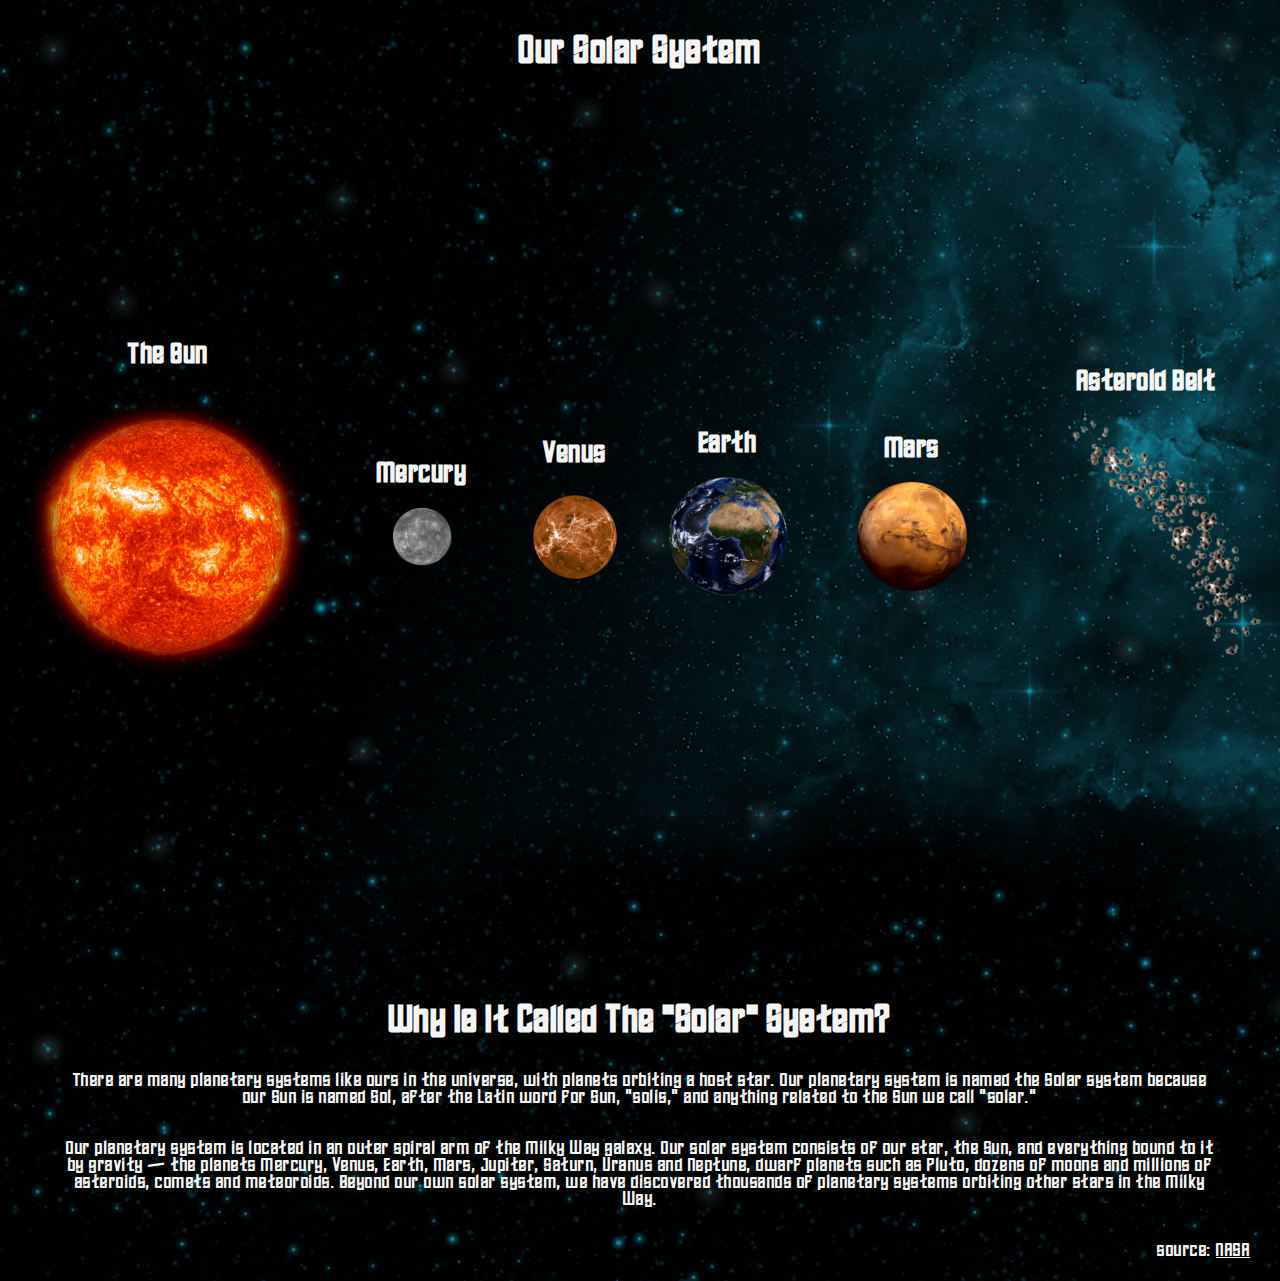
<file: index.html>
<!DOCTYPE html>
<html lang="en">
<head>
    <meta charset="UTF-8">
    <title>Planets</title>
    <link rel="stylesheet" href="style.css">
    <link rel="stylesheet" href="assets/Webfontkit/stylesheet.css">
</head>
<body>
    <h1>Our Solar System</h1>
    <div class="container">
        <div class="planets">
            <h2 class="text">The Sun</h2>
            <img class="sun-img" src="img/sun.png" alt="The Sun">
            <p class="sun-description">The Sun is bright</p>
        </div>
        <div class="planets">
            <h2 class="text">Mercury</h2>
            <img class="mercury-img" src="img/mercury.png" alt="Planet Mercury">
            <p class="mercury-description">Mercury is hellish</p>
        </div>
        <div class="planets">
            <h2 class="text">Venus</h2>
            <img class="venus-img" src="img/venus.png" alt="Planet Venus">
            <p class="venus-description">Venus is hot</p>
        </div>
        <div class="planets">
            <h2 class="text">Earth</h2>
            <img class="earth-img" src="img/earth.png" alt="Planet Earth">
            <p class="earth-description">Earth is our home</p>
        </div>
        <div class="planets">
            <h2 class="text">Mars</h2>
            <img class="mars-img" src="img/mars.png" alt="Planet Mars">
            <p class="mars-description">Mars will be our home</p>
        </div>
        <div class="planets">
            <h2 class="text">Asteroid Belt</h2>
            <img class="asteroids-img" src="img/asteroid-belt.png" alt="Asteroid Belt">
            <p class="asteroids-description">These flying rocks...</p>
        </div>
    </div>
    
    <main>
        <article>
<h1>Why Is It Called The "Solar" System?</h1>
<p>There are many planetary systems like ours in the universe, with planets orbiting a host star. Our planetary system is named the Solar system because our Sun is named Sol, after the Latin word for Sun, "solis," and anything related to the Sun we call "solar."</p>
<p>Our planetary system is located in an outer spiral arm of the Milky Way galaxy. Our solar system consists of our star, the Sun, and everything bound to it by gravity — the planets Mercury, Venus, Earth, Mars, Jupiter, Saturn, Uranus and Neptune, dwarf planets such as Pluto, dozens of moons and millions of asteroids, comets and meteoroids. Beyond our own solar system, we have discovered thousands of planetary systems orbiting other stars in the Milky Way.</p>
        </article>
    </main>
    
    <footer>
        source: <a href="https://solarsystem.nasa.gov/solar-system/our-solar-system/overview/">NASA</a>
    </footer>
    
    
    
    <script src="main.js"></script>
</body>
</html>
</file>
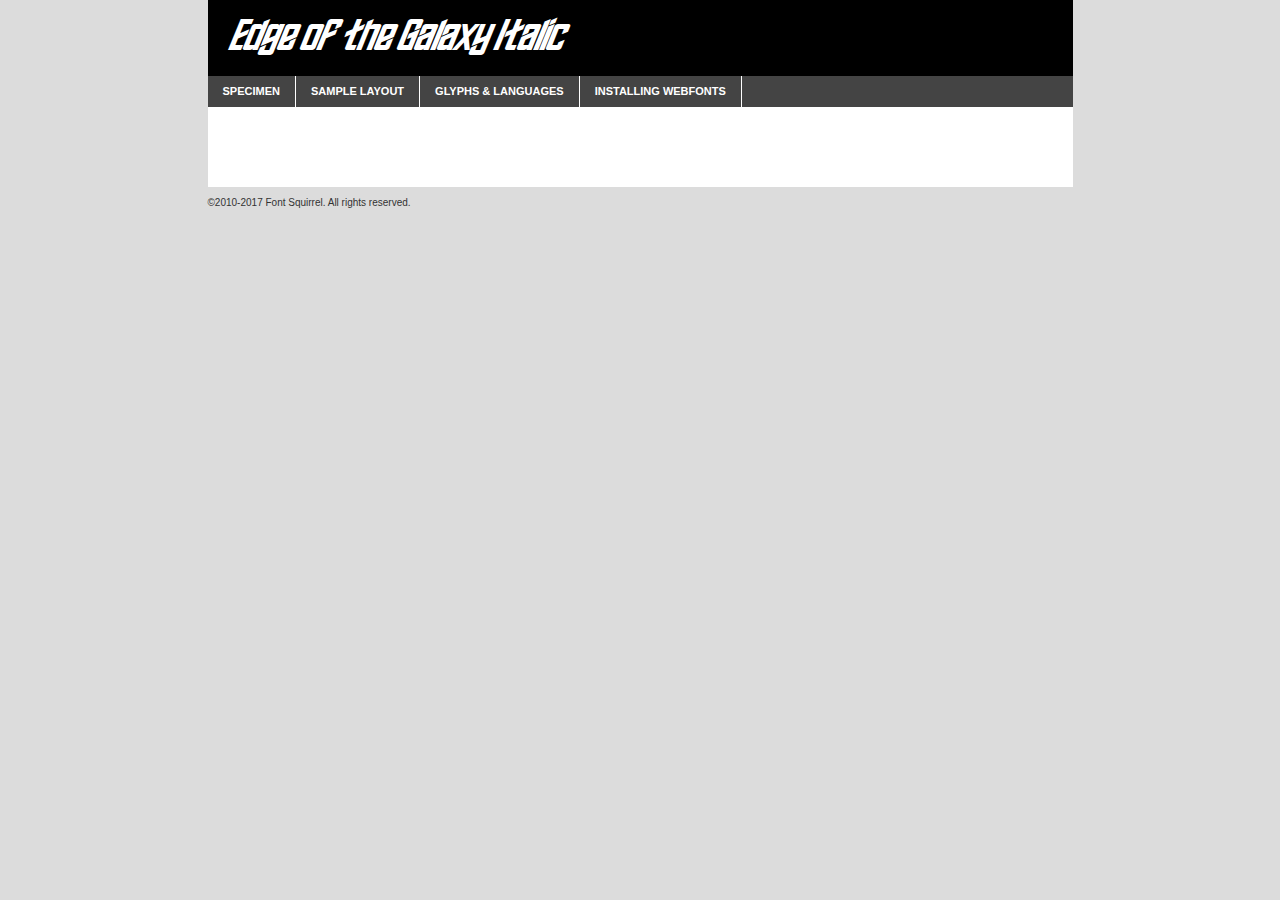
<file: assets/Webfontkit/edgeofthegalaxyitalic-zvjb3-demo.html>
<!DOCTYPE html PUBLIC "-//W3C//DTD XHTML 1.0 Transitional//EN"
	"http://www.w3.org/TR/xhtml1/DTD/xhtml1-transitional.dtd">

<html xmlns="http://www.w3.org/1999/xhtml" xml:lang="en" lang="en">
<head>
	<meta http-equiv="Content-Type" content="text/html; charset=utf-8" />
	<script src="http://ajax.googleapis.com/ajax/libs/jquery/1.7.2/jquery.min.js" type="text/javascript" charset="utf-8"></script>
	<script type="text/javascript">
	(function($){$.fn.easyTabs=function(option){var param=jQuery.extend({fadeSpeed:"fast",defaultContent:1,activeClass:'active'},option);$(this).each(function(){var thisId="#"+this.id;if(param.defaultContent==''){param.defaultContent=1;}
	if(typeof param.defaultContent=="number")
	{var defaultTab=$(thisId+" .tabs li:eq("+(param.defaultContent-1)+") a").attr('href').substr(1);}else{var defaultTab=param.defaultContent;}
	$(thisId+" .tabs li a").each(function(){var tabToHide=$(this).attr('href').substr(1);$("#"+tabToHide).addClass('easytabs-tab-content');});hideAll();changeContent(defaultTab);function hideAll(){$(thisId+" .easytabs-tab-content").hide();}
	function changeContent(tabId){hideAll();$(thisId+" .tabs li").removeClass(param.activeClass);$(thisId+" .tabs li a[href=#"+tabId+"]").closest('li').addClass(param.activeClass);if(param.fadeSpeed!="none")
	{$(thisId+" #"+tabId).fadeIn(param.fadeSpeed);}else{$(thisId+" #"+tabId).show();}}
	$(thisId+" .tabs li").click(function(){var tabId=$(this).find('a').attr('href').substr(1);changeContent(tabId);return false;});});}})(jQuery);
	</script>
	<link rel="stylesheet" href="specimen_files/specimen_stylesheet.css" type="text/css" charset="utf-8" />
	<link rel="stylesheet" href="stylesheet.css" type="text/css" charset="utf-8" />

	<style type="text/css">
					body{
				font-family: 'edge_of_the_galaxyitalic';
							}
		</style>

	<title>Edge of the Galaxy Italic Specimen</title>
	
	
	<script type="text/javascript" charset="utf-8">
		$(document).ready(function() {
			$('#container').easyTabs({defaultContent:1});
		});
	</script>
</head>

<body>
<div id="container">
	<div id="header">
		Edge of the Galaxy Italic	</div>
	<ul class="tabs">
		<li><a href="#specimen">Specimen</a></li>
		<li><a href="#layout">Sample Layout</a></li>
				<li><a href="#glyphs">Glyphs &amp; Languages</a></li>
		<li><a href="#installing">Installing Webfonts</a></li>
		
	</ul>
	
	<div id="main_content">

		
			<div id="specimen">
		
				<div class="section">
					<div class="grid12 firstcol">
						<div class="huge">AaBb</div>
					</div>
				</div>
		
				<div class="section">
					<div class="glyph_range">A&#x200B;B&#x200b;C&#x200b;D&#x200b;E&#x200b;F&#x200b;G&#x200b;H&#x200b;I&#x200b;J&#x200b;K&#x200b;L&#x200b;M&#x200b;N&#x200b;O&#x200b;P&#x200b;Q&#x200b;R&#x200b;S&#x200b;T&#x200b;U&#x200b;V&#x200b;W&#x200b;X&#x200b;Y&#x200b;Z&#x200b;a&#x200b;b&#x200b;c&#x200b;d&#x200b;e&#x200b;f&#x200b;g&#x200b;h&#x200b;i&#x200b;j&#x200b;k&#x200b;l&#x200b;m&#x200b;n&#x200b;o&#x200b;p&#x200b;q&#x200b;r&#x200b;s&#x200b;t&#x200b;u&#x200b;v&#x200b;w&#x200b;x&#x200b;y&#x200b;z&#x200b;1&#x200b;2&#x200b;3&#x200b;4&#x200b;5&#x200b;6&#x200b;7&#x200b;8&#x200b;9&#x200b;0&#x200b;&amp;&#x200b;.&#x200b;,&#x200b;?&#x200b;!&#x200b;&#64;&#x200b;(&#x200b;)&#x200b;#&#x200b;$&#x200b;%&#x200b;*&#x200b;+&#x200b;-&#x200b;=&#x200b;:&#x200b;;</div>
				</div>
				<div class="section">
					<div class="grid12 firstcol">
						<table class="sample_table">
							<tr><td>10</td><td class="size10">abcdefghijklmnopqrstuvwxyzABCDEFGHIJKLMNOPQRSTUVWXYZ0123456789abcdefghijklmnopqrstuvwxyzABCDEFGHIJKLMNOPQRSTUVWXYZ0123456789abcdefghijklmnopqrstuvwxyzABCDEFGHIJKLMNOPQRSTUVWXYZ</td></tr>
							<tr><td>11</td><td class="size11">abcdefghijklmnopqrstuvwxyzABCDEFGHIJKLMNOPQRSTUVWXYZ0123456789abcdefghijklmnopqrstuvwxyzABCDEFGHIJKLMNOPQRSTUVWXYZ0123456789abcdefghijklmnopqrstuvwxyzABCDEFGHIJKLMNOPQRSTUVWXYZ</td></tr>
							<tr><td>12</td><td class="size12">abcdefghijklmnopqrstuvwxyzABCDEFGHIJKLMNOPQRSTUVWXYZ0123456789abcdefghijklmnopqrstuvwxyzABCDEFGHIJKLMNOPQRSTUVWXYZ0123456789abcdefghijklmnopqrstuvwxyzABCDEFGHIJKLMNOPQRSTUVWXYZ</td></tr>
							<tr><td>13</td><td class="size13">abcdefghijklmnopqrstuvwxyzABCDEFGHIJKLMNOPQRSTUVWXYZ0123456789abcdefghijklmnopqrstuvwxyzABCDEFGHIJKLMNOPQRSTUVWXYZ0123456789abcdefghijklmnopqrstuvwxyzABCDEFGHIJKLMNOPQRSTUVWXYZ</td></tr>
							<tr><td>14</td><td class="size14">abcdefghijklmnopqrstuvwxyzABCDEFGHIJKLMNOPQRSTUVWXYZ0123456789abcdefghijklmnopqrstuvwxyzABCDEFGHIJKLMNOPQRSTUVWXYZ0123456789abcdefghijklmnopqrstuvwxyzABCDEFGHIJKLMNOPQRSTUVWXYZ</td></tr>
							<tr><td>16</td><td class="size16">abcdefghijklmnopqrstuvwxyzABCDEFGHIJKLMNOPQRSTUVWXYZ0123456789abcdefghijklmnopqrstuvwxyzABCDEFGHIJKLMNOPQRSTUVWXYZ</td></tr>
							<tr><td>18</td><td class="size18">abcdefghijklmnopqrstuvwxyzABCDEFGHIJKLMNOPQRSTUVWXYZ0123456789abcdefghijklmnopqrstuvwxyzABCDEFGHIJKLMNOPQRSTUVWXYZ</td></tr>
							<tr><td>20</td><td class="size20">abcdefghijklmnopqrstuvwxyzABCDEFGHIJKLMNOPQRSTUVWXYZ0123456789abcdefghijklmnopqrstuvwxyzABCDEFGHIJKLMNOPQRSTUVWXYZ</td></tr>
							<tr><td>24</td><td class="size24">abcdefghijklmnopqrstuvwxyzABCDEFGHIJKLMNOPQRSTUVWXYZ0123456789abcdefghijklmnopqrstuvwxyzABCDEFGHIJKLMNOPQRSTUVWXYZ</td></tr>
							<tr><td>30</td><td class="size30">abcdefghijklmnopqrstuvwxyzABCDEFGHIJKLMNOPQRSTUVWXYZ0123456789abcdefghijklmnopqrstuvwxyzABCDEFGHIJKLMNOPQRSTUVWXYZ</td></tr>
							<tr><td>36</td><td class="size36">abcdefghijklmnopqrstuvwxyzABCDEFGHIJKLMNOPQRSTUVWXYZ0123456789abcdefghijklmnopqrstuvwxyzABCDEFGHIJKLMNOPQRSTUVWXYZ</td></tr>
							<tr><td>48</td><td class="size48">abcdefghijklmnopqrstuvwxyzABCDEFGHIJKLMNOPQRSTUVWXYZ0123456789abcdefghijklmnopqrstuvwxyzABCDEFGHIJKLMNOPQRSTUVWXYZ</td></tr>
							<tr><td>60</td><td class="size60">abcdefghijklmnopqrstuvwxyzABCDEFGHIJKLMNOPQRSTUVWXYZ0123456789abcdefghijklmnopqrstuvwxyzABCDEFGHIJKLMNOPQRSTUVWXYZ</td></tr>
							<tr><td>72</td><td class="size72">abcdefghijklmnopqrstuvwxyzABCDEFGHIJKLMNOPQRSTUVWXYZ0123456789abcdefghijklmnopqrstuvwxyzABCDEFGHIJKLMNOPQRSTUVWXYZ</td></tr>
							<tr><td>90</td><td class="size90">abcdefghijklmnopqrstuvwxyzABCDEFGHIJKLMNOPQRSTUVWXYZ0123456789abcdefghijklmnopqrstuvwxyzABCDEFGHIJKLMNOPQRSTUVWXYZ</td></tr>
						</table>
				
					</div>
			
				</div>
		
		
		
								<div class="section" id="bodycomparison">


										<div id="xheight">
				<div class="fontbody">&#x25FC;&#x25FC;&#x25FC;&#x25FC;&#x25FC;&#x25FC;&#x25FC;&#x25FC;&#x25FC;&#x25FC;&#x25FC;&#x25FC;&#x25FC;&#x25FC;&#x25FC;&#x25FC;&#x25FC;&#x25FC;&#x25FC;&#x25FC;&#x25FC;&#x25FC;&#x25FC;&#x25FC;&#x25FC;&#x25FC;&#x25FC;&#x25FC;&#x25FC;&#x25FC;&#x25FC;&#x25FC;&#x25FC;&#x25FC;&#x25FC;&#x25FC;&#x25FC;&#x25FC;&#x25FC;&#x25FC;&#x25FC;&#x25FC;&#x25FC;&#x25FC;&#x25FC;&#x25FC;&#x25FC;&#x25FC;&#x25FC;&#x25FC;&#x25FC;&#x25FC;&#x25FC;&#x25FC;&#x25FC;&#x25FC;&#x25FC;&#x25FC;&#x25FC;&#x25FC;&#x25FC;&#x25FC;&#x25FC;&#x25FC;&#x25FC;&#x25FC;&#x25FC;&#x25FC;&#x25FC;&#x25FC;&#x25FC;&#x25FC;&#x25FC;&#x25FC;&#x25FC;&#x25FC;&#x25FC;&#x25FC;&#x25FC;&#x25FC;&#x25FC;&#x25FC;&#x25FC;&#x25FC;&#x25FC;&#x25FC;&#x25FC;&#x25FC;&#x25FC;&#x25FC;&#x25FC;&#x25FC;&#x25FC;&#x25FC;&#x25FC;&#x25FC;&#x25FC;&#x25FC;&#x25FC;body</div><div class="arialbody">body</div><div class="verdanabody">body</div><div class="georgiabody">body</div></div>
										<div class="fontbody" style="z-index:1">
											body<span>Edge of the Galaxy Italic</span>
										</div>
										<div class="arialbody" style="z-index:1">
											body<span>Arial</span>
										</div>
										<div class="verdanabody" style="z-index:1">
											body<span>Verdana</span>
										</div>
										<div class="georgiabody" style="z-index:1">
											body<span>Georgia</span>
										</div>



								</div>
		
		
				<div class="section psample psample_row1" id="">
					
					<div class="grid2 firstcol">
						<p class="size10"><span>10.</span>Aenean lacinia bibendum nulla sed consectetur. Fusce dapibus, tellus ac cursus commodo, tortor mauris condimentum nibh, ut fermentum massa justo sit amet risus. Nullam id dolor id nibh ultricies vehicula ut id elit. Cum sociis natoque penatibus et magnis dis parturient montes, nascetur ridiculus mus. Nulla vitae elit libero, a pharetra augue.</p>
			
					</div>
					<div class="grid3">
						<p class="size11"><span>11.</span>Aenean lacinia bibendum nulla sed consectetur. Fusce dapibus, tellus ac cursus commodo, tortor mauris condimentum nibh, ut fermentum massa justo sit amet risus. Nullam id dolor id nibh ultricies vehicula ut id elit. Cum sociis natoque penatibus et magnis dis parturient montes, nascetur ridiculus mus. Nulla vitae elit libero, a pharetra augue.</p>
			
					</div>
					<div class="grid3">
						<p class="size12"><span>12.</span>Aenean lacinia bibendum nulla sed consectetur. Fusce dapibus, tellus ac cursus commodo, tortor mauris condimentum nibh, ut fermentum massa justo sit amet risus. Nullam id dolor id nibh ultricies vehicula ut id elit. Cum sociis natoque penatibus et magnis dis parturient montes, nascetur ridiculus mus. Nulla vitae elit libero, a pharetra augue.</p>
			
					</div>
					<div class="grid4">
						<p class="size13"><span>13.</span>Aenean lacinia bibendum nulla sed consectetur. Fusce dapibus, tellus ac cursus commodo, tortor mauris condimentum nibh, ut fermentum massa justo sit amet risus. Nullam id dolor id nibh ultricies vehicula ut id elit. Cum sociis natoque penatibus et magnis dis parturient montes, nascetur ridiculus mus. Nulla vitae elit libero, a pharetra augue.</p>
			
					</div>
					<div class="white_blend"></div>
					
				</div>
				<div class="section psample psample_row2" id="">
					<div class="grid3 firstcol">
						<p class="size14"><span>14.</span>Aenean lacinia bibendum nulla sed consectetur. Fusce dapibus, tellus ac cursus commodo, tortor mauris condimentum nibh, ut fermentum massa justo sit amet risus. Nullam id dolor id nibh ultricies vehicula ut id elit. Cum sociis natoque penatibus et magnis dis parturient montes, nascetur ridiculus mus. Nulla vitae elit libero, a pharetra augue.</p>
			
					</div>
					<div class="grid4">
						<p class="size16"><span>16.</span>Aenean lacinia bibendum nulla sed consectetur. Fusce dapibus, tellus ac cursus commodo, tortor mauris condimentum nibh, ut fermentum massa justo sit amet risus. Nullam id dolor id nibh ultricies vehicula ut id elit. Cum sociis natoque penatibus et magnis dis parturient montes, nascetur ridiculus mus. Nulla vitae elit libero, a pharetra augue.</p>
			
					</div>
					<div class="grid5">
						<p class="size18"><span>18.</span>Aenean lacinia bibendum nulla sed consectetur. Fusce dapibus, tellus ac cursus commodo, tortor mauris condimentum nibh, ut fermentum massa justo sit amet risus. Nullam id dolor id nibh ultricies vehicula ut id elit. Cum sociis natoque penatibus et magnis dis parturient montes, nascetur ridiculus mus. Nulla vitae elit libero, a pharetra augue.</p>
			
					</div>

					<div class="white_blend"></div>

				</div>
				
				<div class="section psample psample_row3" id="">
					<div class="grid5 firstcol">
						<p class="size20"><span>20.</span>Aenean lacinia bibendum nulla sed consectetur. Fusce dapibus, tellus ac cursus commodo, tortor mauris condimentum nibh, ut fermentum massa justo sit amet risus. Nullam id dolor id nibh ultricies vehicula ut id elit. Cum sociis natoque penatibus et magnis dis parturient montes, nascetur ridiculus mus. Nulla vitae elit libero, a pharetra augue.</p>
					</div>
					<div class="grid7">
						<p class="size24"><span>24.</span>Aenean lacinia bibendum nulla sed consectetur. Fusce dapibus, tellus ac cursus commodo, tortor mauris condimentum nibh, ut fermentum massa justo sit amet risus. Nullam id dolor id nibh ultricies vehicula ut id elit. Cum sociis natoque penatibus et magnis dis parturient montes, nascetur ridiculus mus. Nulla vitae elit libero, a pharetra augue.</p>
					</div>
					
					<div class="white_blend"></div>
					
				</div>
				
				<div class="section psample psample_row4" id="">
					<div class="grid12 firstcol">
						<p class="size30"><span>30.</span>Aenean lacinia bibendum nulla sed consectetur. Fusce dapibus, tellus ac cursus commodo, tortor mauris condimentum nibh, ut fermentum massa justo sit amet risus. Nullam id dolor id nibh ultricies vehicula ut id elit. Cum sociis natoque penatibus et magnis dis parturient montes, nascetur ridiculus mus. Nulla vitae elit libero, a pharetra augue.</p>
					</div>
					<div class="white_blend"></div>
					
				</div>
				
				
				
				<div class="section psample psample_row1 fullreverse">
					<div class="grid2 firstcol">
						<p class="size10"><span>10.</span>Aenean lacinia bibendum nulla sed consectetur. Fusce dapibus, tellus ac cursus commodo, tortor mauris condimentum nibh, ut fermentum massa justo sit amet risus. Nullam id dolor id nibh ultricies vehicula ut id elit. Cum sociis natoque penatibus et magnis dis parturient montes, nascetur ridiculus mus. Nulla vitae elit libero, a pharetra augue.</p>
			
					</div>
					<div class="grid3">
						<p class="size11"><span>11.</span>Aenean lacinia bibendum nulla sed consectetur. Fusce dapibus, tellus ac cursus commodo, tortor mauris condimentum nibh, ut fermentum massa justo sit amet risus. Nullam id dolor id nibh ultricies vehicula ut id elit. Cum sociis natoque penatibus et magnis dis parturient montes, nascetur ridiculus mus. Nulla vitae elit libero, a pharetra augue.</p>
			
					</div>
					<div class="grid3">
						<p class="size12"><span>12.</span>Aenean lacinia bibendum nulla sed consectetur. Fusce dapibus, tellus ac cursus commodo, tortor mauris condimentum nibh, ut fermentum massa justo sit amet risus. Nullam id dolor id nibh ultricies vehicula ut id elit. Cum sociis natoque penatibus et magnis dis parturient montes, nascetur ridiculus mus. Nulla vitae elit libero, a pharetra augue.</p>
			
					</div>
					<div class="grid4">
						<p class="size13"><span>13.</span>Aenean lacinia bibendum nulla sed consectetur. Fusce dapibus, tellus ac cursus commodo, tortor mauris condimentum nibh, ut fermentum massa justo sit amet risus. Nullam id dolor id nibh ultricies vehicula ut id elit. Cum sociis natoque penatibus et magnis dis parturient montes, nascetur ridiculus mus. Nulla vitae elit libero, a pharetra augue.</p>
			
					</div>
					<div class="black_blend"></div>
					
				</div>
				
				<div class="section psample psample_row2 fullreverse">
					<div class="grid3 firstcol">
						<p class="size14"><span>14.</span>Aenean lacinia bibendum nulla sed consectetur. Fusce dapibus, tellus ac cursus commodo, tortor mauris condimentum nibh, ut fermentum massa justo sit amet risus. Nullam id dolor id nibh ultricies vehicula ut id elit. Cum sociis natoque penatibus et magnis dis parturient montes, nascetur ridiculus mus. Nulla vitae elit libero, a pharetra augue.</p>
			
					</div>
					<div class="grid4">
						<p class="size16"><span>16.</span>Aenean lacinia bibendum nulla sed consectetur. Fusce dapibus, tellus ac cursus commodo, tortor mauris condimentum nibh, ut fermentum massa justo sit amet risus. Nullam id dolor id nibh ultricies vehicula ut id elit. Cum sociis natoque penatibus et magnis dis parturient montes, nascetur ridiculus mus. Nulla vitae elit libero, a pharetra augue.</p>
			
					</div>
					<div class="grid5">
						<p class="size18"><span>18.</span>Aenean lacinia bibendum nulla sed consectetur. Fusce dapibus, tellus ac cursus commodo, tortor mauris condimentum nibh, ut fermentum massa justo sit amet risus. Nullam id dolor id nibh ultricies vehicula ut id elit. Cum sociis natoque penatibus et magnis dis parturient montes, nascetur ridiculus mus. Nulla vitae elit libero, a pharetra augue.</p>
			
					</div>
					<div class="black_blend"></div>

				</div>
				
				<div class="section psample fullreverse psample_row3" id="">
					<div class="grid5 firstcol">
						<p class="size20"><span>20.</span>Aenean lacinia bibendum nulla sed consectetur. Fusce dapibus, tellus ac cursus commodo, tortor mauris condimentum nibh, ut fermentum massa justo sit amet risus. Nullam id dolor id nibh ultricies vehicula ut id elit. Cum sociis natoque penatibus et magnis dis parturient montes, nascetur ridiculus mus. Nulla vitae elit libero, a pharetra augue.</p>
					</div>
					<div class="grid7">
						<p class="size24"><span>24.</span>Aenean lacinia bibendum nulla sed consectetur. Fusce dapibus, tellus ac cursus commodo, tortor mauris condimentum nibh, ut fermentum massa justo sit amet risus. Nullam id dolor id nibh ultricies vehicula ut id elit. Cum sociis natoque penatibus et magnis dis parturient montes, nascetur ridiculus mus. Nulla vitae elit libero, a pharetra augue.</p>
					</div>
					
					<div class="black_blend"></div>
					
				</div>
				
				<div class="section psample fullreverse psample_row4" id="" style="border-bottom: 20px #000 solid;">
					<div class="grid12 firstcol">
						<p class="size30"><span>30.</span>Aenean lacinia bibendum nulla sed consectetur. Fusce dapibus, tellus ac cursus commodo, tortor mauris condimentum nibh, ut fermentum massa justo sit amet risus. Nullam id dolor id nibh ultricies vehicula ut id elit. Cum sociis natoque penatibus et magnis dis parturient montes, nascetur ridiculus mus. Nulla vitae elit libero, a pharetra augue.</p>
					</div>
					<div class="black_blend"></div>
					
				</div>
				
				
				
				
			</div>
			
			<div id="layout">
				
				<div class="section">
					
					<div class="grid12 firstcol">
						<h1>Lorem Ipsum Dolor</h1>
						<h2>Etiam porta sem malesuada magna mollis euismod</h2>
						
						<p class="byline">By <a href="#link">Aenean Lacinia</a></p>
					</div>
				</div>
				<div class="section">
					<div class="grid8 firstcol">
						<p class="large">Donec sed odio dui. Morbi leo risus, porta ac consectetur ac, vestibulum at eros. Fusce dapibus, tellus ac cursus commodo, tortor mauris condimentum nibh, ut fermentum massa justo sit amet risus. </p>

						
						<h3>Pellentesque ornare sem</h3>

						<p>Maecenas sed diam eget risus varius blandit sit amet non magna. Maecenas faucibus mollis interdum. Donec ullamcorper nulla non metus auctor fringilla. Nullam id dolor id nibh ultricies vehicula ut id elit. Nullam id dolor id nibh ultricies vehicula ut id elit. </p>

						<p>Aenean eu leo quam. Pellentesque ornare sem lacinia quam venenatis vestibulum. Lorem ipsum dolor sit amet, consectetur adipiscing elit. Cum sociis natoque penatibus et magnis dis parturient montes, nascetur ridiculus mus. </p>

						<p>Nulla vitae elit libero, a pharetra augue. Praesent commodo cursus magna, vel scelerisque nisl consectetur et. Aenean lacinia bibendum nulla sed consectetur. </p>

						<p>Nullam quis risus eget urna mollis ornare vel eu leo. Nullam quis risus eget urna mollis ornare vel eu leo. Maecenas sed diam eget risus varius blandit sit amet non magna. Donec ullamcorper nulla non metus auctor fringilla. </p>

						<h3>Cras mattis consectetur</h3>

						<p>Aenean eu leo quam. Pellentesque ornare sem lacinia quam venenatis vestibulum. Aenean lacinia bibendum nulla sed consectetur. Integer posuere erat a ante venenatis dapibus posuere velit aliquet. Cras mattis consectetur purus sit amet fermentum. </p>

						<p>Nullam id dolor id nibh ultricies vehicula ut id elit. Nullam quis risus eget urna mollis ornare vel eu leo. Cras mattis consectetur purus sit amet fermentum.</p>
					</div>
					
					<div class="grid4 sidebar">
						
						<div class="box reverse">
							<p class="last">Nullam quis risus eget urna mollis ornare vel eu leo. Donec ullamcorper nulla non metus auctor fringilla. Cras mattis consectetur purus sit amet fermentum. Sed posuere consectetur est at lobortis. Lorem ipsum dolor sit amet, consectetur adipiscing elit. </p>
						</div>
						
						<p class="caption">Maecenas sed diam eget risus varius.</p>

						<p>Vestibulum id ligula porta felis euismod semper. Integer posuere erat a ante venenatis dapibus posuere velit aliquet. Vestibulum id ligula porta felis euismod semper. Sed posuere consectetur est at lobortis. Maecenas sed diam eget risus varius blandit sit amet non magna. Fusce dapibus, tellus ac cursus commodo, tortor mauris condimentum nibh, ut fermentum massa justo sit amet risus. </p>

					

						<p>Duis mollis, est non commodo luctus, nisi erat porttitor ligula, eget lacinia odio sem nec elit. Aenean lacinia bibendum nulla sed consectetur. Vivamus sagittis lacus vel augue laoreet rutrum faucibus dolor auctor. Aenean lacinia bibendum nulla sed consectetur. Nullam quis risus eget urna mollis ornare vel eu leo. </p>

						<p>Praesent commodo cursus magna, vel scelerisque nisl consectetur et. Donec ullamcorper nulla non metus auctor fringilla. Maecenas faucibus mollis interdum. Fusce dapibus, tellus ac cursus commodo, tortor mauris condimentum nibh, ut fermentum massa justo sit amet risus. </p>

					</div>
				</div>
				
			</div>


			



		<div id="glyphs">
			<div class="section">
				<div class="grid12 firstcol">
			
				<h1>Language Support</h1>
				<p>The subset of Edge of the Galaxy Italic in this kit supports the following languages:<br />
			
					English, Arrernte, Bislama, Cebuano, Fijian, Gilbertese, Hmong, Ibanag, Iloko_ilokano, Interglossa_glosa, Interlingua, Lojban, Norfolk_pitcairnese, Oromo, Rotokas, Seychelles_creole, Shona, Somali, Southern_ndebele, Swahili, Swati_swazi, Tok_pisin, Warlpiri, Xhosa, Zulu, Latinbasic, Ubasic, Demo				</p>
				<h1>Glyph Chart</h1>
				<p>The subset of Edge of the Galaxy Italic in this kit includes all the glyphs listed below. Unicode entities are included above each glyph to help you insert individual characters into your layout.</p>
				<div id="glyph_chart">
			
																				 <div><p>&amp;#32;</p>&#32;</div>
																				 <div><p>&amp;#33;</p>&#33;</div>
																				 <div><p>&amp;#34;</p>&#34;</div>
																				 <div><p>&amp;#35;</p>&#35;</div>
																				 <div><p>&amp;#36;</p>&#36;</div>
																				 <div><p>&amp;#37;</p>&#37;</div>
																				 <div><p>&amp;#38;</p>&#38;</div>
																				 <div><p>&amp;#39;</p>&#39;</div>
																				 <div><p>&amp;#40;</p>&#40;</div>
																				 <div><p>&amp;#41;</p>&#41;</div>
																				 <div><p>&amp;#42;</p>&#42;</div>
																				 <div><p>&amp;#43;</p>&#43;</div>
																				 <div><p>&amp;#44;</p>&#44;</div>
																				 <div><p>&amp;#45;</p>&#45;</div>
																				 <div><p>&amp;#46;</p>&#46;</div>
																				 <div><p>&amp;#47;</p>&#47;</div>
																				 <div><p>&amp;#48;</p>&#48;</div>
																				 <div><p>&amp;#49;</p>&#49;</div>
																				 <div><p>&amp;#50;</p>&#50;</div>
																				 <div><p>&amp;#51;</p>&#51;</div>
																				 <div><p>&amp;#52;</p>&#52;</div>
																				 <div><p>&amp;#53;</p>&#53;</div>
																				 <div><p>&amp;#54;</p>&#54;</div>
																				 <div><p>&amp;#55;</p>&#55;</div>
																				 <div><p>&amp;#56;</p>&#56;</div>
																				 <div><p>&amp;#57;</p>&#57;</div>
																				 <div><p>&amp;#58;</p>&#58;</div>
																				 <div><p>&amp;#59;</p>&#59;</div>
																				 <div><p>&amp;#60;</p>&#60;</div>
																				 <div><p>&amp;#61;</p>&#61;</div>
																				 <div><p>&amp;#62;</p>&#62;</div>
																				 <div><p>&amp;#63;</p>&#63;</div>
																				 <div><p>&amp;#64;</p>&#64;</div>
																				 <div><p>&amp;#65;</p>&#65;</div>
																				 <div><p>&amp;#66;</p>&#66;</div>
																				 <div><p>&amp;#67;</p>&#67;</div>
																				 <div><p>&amp;#68;</p>&#68;</div>
																				 <div><p>&amp;#69;</p>&#69;</div>
																				 <div><p>&amp;#70;</p>&#70;</div>
																				 <div><p>&amp;#71;</p>&#71;</div>
																				 <div><p>&amp;#72;</p>&#72;</div>
																				 <div><p>&amp;#73;</p>&#73;</div>
																				 <div><p>&amp;#74;</p>&#74;</div>
																				 <div><p>&amp;#75;</p>&#75;</div>
																				 <div><p>&amp;#76;</p>&#76;</div>
																				 <div><p>&amp;#77;</p>&#77;</div>
																				 <div><p>&amp;#78;</p>&#78;</div>
																				 <div><p>&amp;#79;</p>&#79;</div>
																				 <div><p>&amp;#80;</p>&#80;</div>
																				 <div><p>&amp;#81;</p>&#81;</div>
																				 <div><p>&amp;#82;</p>&#82;</div>
																				 <div><p>&amp;#83;</p>&#83;</div>
																				 <div><p>&amp;#84;</p>&#84;</div>
																				 <div><p>&amp;#85;</p>&#85;</div>
																				 <div><p>&amp;#86;</p>&#86;</div>
																				 <div><p>&amp;#87;</p>&#87;</div>
																				 <div><p>&amp;#88;</p>&#88;</div>
																				 <div><p>&amp;#89;</p>&#89;</div>
																				 <div><p>&amp;#90;</p>&#90;</div>
																				 <div><p>&amp;#91;</p>&#91;</div>
																				 <div><p>&amp;#92;</p>&#92;</div>
																				 <div><p>&amp;#93;</p>&#93;</div>
																				 <div><p>&amp;#94;</p>&#94;</div>
																				 <div><p>&amp;#95;</p>&#95;</div>
																				 <div><p>&amp;#96;</p>&#96;</div>
																				 <div><p>&amp;#97;</p>&#97;</div>
																				 <div><p>&amp;#98;</p>&#98;</div>
																				 <div><p>&amp;#99;</p>&#99;</div>
																				 <div><p>&amp;#100;</p>&#100;</div>
																				 <div><p>&amp;#101;</p>&#101;</div>
																				 <div><p>&amp;#102;</p>&#102;</div>
																				 <div><p>&amp;#103;</p>&#103;</div>
																				 <div><p>&amp;#104;</p>&#104;</div>
																				 <div><p>&amp;#105;</p>&#105;</div>
																				 <div><p>&amp;#106;</p>&#106;</div>
																				 <div><p>&amp;#107;</p>&#107;</div>
																				 <div><p>&amp;#108;</p>&#108;</div>
																				 <div><p>&amp;#109;</p>&#109;</div>
																				 <div><p>&amp;#110;</p>&#110;</div>
																				 <div><p>&amp;#111;</p>&#111;</div>
																				 <div><p>&amp;#112;</p>&#112;</div>
																				 <div><p>&amp;#113;</p>&#113;</div>
																				 <div><p>&amp;#114;</p>&#114;</div>
																				 <div><p>&amp;#115;</p>&#115;</div>
																				 <div><p>&amp;#116;</p>&#116;</div>
																				 <div><p>&amp;#117;</p>&#117;</div>
																				 <div><p>&amp;#118;</p>&#118;</div>
																				 <div><p>&amp;#119;</p>&#119;</div>
																				 <div><p>&amp;#120;</p>&#120;</div>
																				 <div><p>&amp;#121;</p>&#121;</div>
																				 <div><p>&amp;#122;</p>&#122;</div>
																				 <div><p>&amp;#123;</p>&#123;</div>
																				 <div><p>&amp;#124;</p>&#124;</div>
																				 <div><p>&amp;#125;</p>&#125;</div>
																				 <div><p>&amp;#126;</p>&#126;</div>
																				 <div><p>&amp;#160;</p>&#160;</div>
																				 <div><p>&amp;#173;</p>&#173;</div>
																				 <div><p>&amp;#192;</p>&#192;</div>
																				 <div><p>&amp;#193;</p>&#193;</div>
																				 <div><p>&amp;#194;</p>&#194;</div>
																				 <div><p>&amp;#195;</p>&#195;</div>
																				 <div><p>&amp;#196;</p>&#196;</div>
																				 <div><p>&amp;#197;</p>&#197;</div>
																				 <div><p>&amp;#198;</p>&#198;</div>
																				 <div><p>&amp;#199;</p>&#199;</div>
																				 <div><p>&amp;#200;</p>&#200;</div>
																				 <div><p>&amp;#201;</p>&#201;</div>
																				 <div><p>&amp;#202;</p>&#202;</div>
																				 <div><p>&amp;#203;</p>&#203;</div>
																				 <div><p>&amp;#204;</p>&#204;</div>
																				 <div><p>&amp;#205;</p>&#205;</div>
																				 <div><p>&amp;#8192;</p>&#8192;</div>
																				 <div><p>&amp;#8193;</p>&#8193;</div>
																				 <div><p>&amp;#8194;</p>&#8194;</div>
																				 <div><p>&amp;#8195;</p>&#8195;</div>
																				 <div><p>&amp;#8196;</p>&#8196;</div>
																				 <div><p>&amp;#8197;</p>&#8197;</div>
																				 <div><p>&amp;#8198;</p>&#8198;</div>
																				 <div><p>&amp;#8199;</p>&#8199;</div>
																				 <div><p>&amp;#8200;</p>&#8200;</div>
																				 <div><p>&amp;#8201;</p>&#8201;</div>
																				 <div><p>&amp;#8202;</p>&#8202;</div>
																				 <div><p>&amp;#8208;</p>&#8208;</div>
																				 <div><p>&amp;#8209;</p>&#8209;</div>
																				 <div><p>&amp;#8210;</p>&#8210;</div>
																				 <div><p>&amp;#8211;</p>&#8211;</div>
																				 <div><p>&amp;#8212;</p>&#8212;</div>
																				 <div><p>&amp;#8216;</p>&#8216;</div>
																				 <div><p>&amp;#8217;</p>&#8217;</div>
																				 <div><p>&amp;#8220;</p>&#8220;</div>
																				 <div><p>&amp;#8221;</p>&#8221;</div>
																				 <div><p>&amp;#8239;</p>&#8239;</div>
																				 <div><p>&amp;#8287;</p>&#8287;</div>
																				 <div><p>&amp;#9724;</p>&#9724;</div>
																																																</div>	
				</div>
		
		
			</div>
		</div>
		
		
		<div id="specs">
			
		</div>
	
		<div id="installing">
			<div class="section">
				<div class="grid7 firstcol">
					<h1>Installing Webfonts</h1>
					
					<p>Webfonts are supported by all major browser platforms but not all in the same way. There are currently four different font formats that must be included in order to target all browsers. This includes TTF, WOFF, EOT and SVG.</p>
					
					<h2>1. Upload your webfonts</h2>
					<p>You must upload your webfont kit to your website. They should be in or near the same directory as your CSS files.</p>
					
					<h2>2. Include the webfont stylesheet</h2>
					<p>A special CSS @font-face declaration helps the various browsers select the appropriate font it needs without causing you a bunch of headaches. Learn more about this syntax by reading the <a href="https://www.fontspring.com/blog/further-hardening-of-the-bulletproof-syntax">Fontspring blog post</a> about it. The code for it is as follows:</p>


<code>
@font-face{ 
	font-family: 'MyWebFont';
	src: url('WebFont.eot');
	src: url('WebFont.eot?#iefix') format('embedded-opentype'),
	     url('WebFont.woff') format('woff'),
	     url('WebFont.ttf') format('truetype'),
	     url('WebFont.svg#webfont') format('svg');
}
</code>

	<p>We've already gone ahead and generated the code for you. All you have to do is link to the stylesheet in your HTML, like this:</p>
	<code>&lt;link rel=&quot;stylesheet&quot; href=&quot;stylesheet.css&quot; type=&quot;text/css&quot; charset=&quot;utf-8&quot; /&gt;</code>

					<h2>3. Modify your own stylesheet</h2>
					<p>To take advantage of your new fonts, you must tell your stylesheet to use them. Look at the original @font-face declaration above and find the property called "font-family." The name linked there will be what you use to reference the font. Prepend that webfont name to the font stack in the "font-family" property, inside the selector you want to change. For example:</p>
<code>p { font-family: 'WebFont', Arial, sans-serif; }</code>

<h2>4. Test</h2>
<p>Getting webfonts to work cross-browser <em>can</em> be tricky. Use the information in the sidebar to help you if you find that fonts aren't loading in a particular browser.</p>
				</div>
				
				<div class="grid5 sidebar">
					<div class="box">
						<h2>Troubleshooting<br />Font-Face Problems</h2>
						<p>Having trouble getting your webfonts to load in your new website? Here are some tips to sort out what might be the problem.</p>

						<h3>Fonts not showing in any browser</h3>

						<p>This sounds like you need to work on the plumbing. You either did not upload the fonts to the correct directory, or you did not link the fonts properly in the CSS. If you've confirmed that all this is correct and you still have a problem, take a look at your .htaccess file and see if requests are getting intercepted.</p>

						<h3>Fonts not loading in iPhone or iPad</h3>

						<p>The most common problem here is that you are serving the fonts from an IIS server. IIS refuses to serve files that have unknown MIME types. If that is the case, you must set the MIME type for SVG to "image/svg+xml" in the server settings. Follow these instructions from Microsoft if you need help.</p>

						<h3>Fonts not loading in Firefox</h3>

						<p>The primary reason for this failure? You are still using a version Firefox older than 3.5. So upgrade already! If that isn't it, then you are very likely serving fonts from a different domain. Firefox requires that all font assets be served from the same domain. Lastly it is possible that you need to add WOFF to your list of MIME types (if you are serving via IIS.)</p>

						<h3>Fonts not loading in IE</h3>

						<p>Are you looking at Internet Explorer on an actual Windows machine or are you cheating by using a service like Adobe BrowserLab? Many of these screenshot services do not render @font-face for IE. Best to test it on a real machine.</p>

						<h3>Fonts not loading in IE9</h3>

						<p>IE9, like Firefox, requires that fonts be served from the same domain as the website. Make sure that is the case.</p>
					</div>
				</div>
			</div>
			
		</div>
	
	</div>
	<div id="footer">
		<p>&copy;2010-2017 Font Squirrel. All rights reserved.</p>
	</div>
</div>
</body>
</html>
</file>
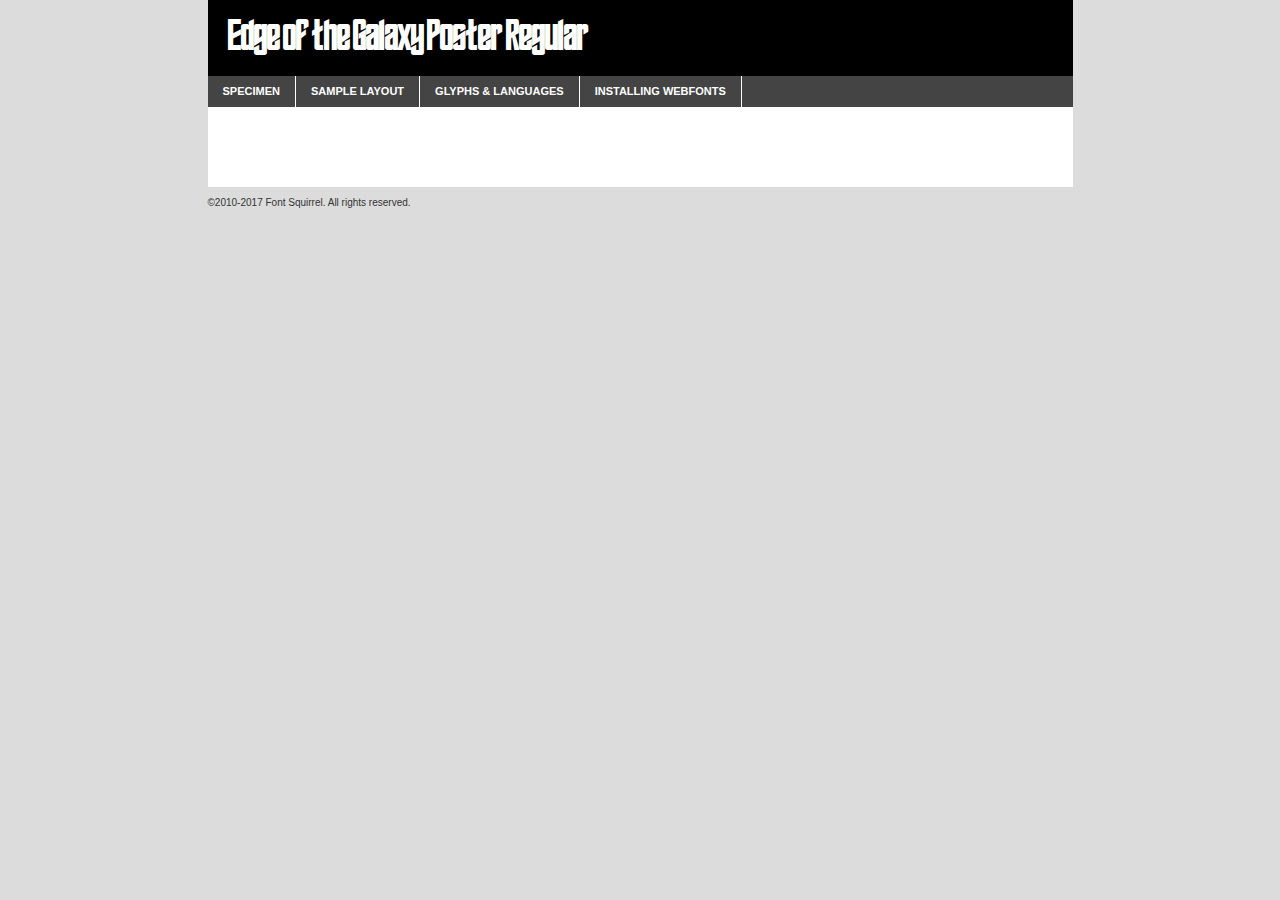
<file: assets/Webfontkit/edgeofthegalaxyposter-3zrap-demo.html>
<!DOCTYPE html PUBLIC "-//W3C//DTD XHTML 1.0 Transitional//EN"
	"http://www.w3.org/TR/xhtml1/DTD/xhtml1-transitional.dtd">

<html xmlns="http://www.w3.org/1999/xhtml" xml:lang="en" lang="en">
<head>
	<meta http-equiv="Content-Type" content="text/html; charset=utf-8" />
	<script src="http://ajax.googleapis.com/ajax/libs/jquery/1.7.2/jquery.min.js" type="text/javascript" charset="utf-8"></script>
	<script type="text/javascript">
	(function($){$.fn.easyTabs=function(option){var param=jQuery.extend({fadeSpeed:"fast",defaultContent:1,activeClass:'active'},option);$(this).each(function(){var thisId="#"+this.id;if(param.defaultContent==''){param.defaultContent=1;}
	if(typeof param.defaultContent=="number")
	{var defaultTab=$(thisId+" .tabs li:eq("+(param.defaultContent-1)+") a").attr('href').substr(1);}else{var defaultTab=param.defaultContent;}
	$(thisId+" .tabs li a").each(function(){var tabToHide=$(this).attr('href').substr(1);$("#"+tabToHide).addClass('easytabs-tab-content');});hideAll();changeContent(defaultTab);function hideAll(){$(thisId+" .easytabs-tab-content").hide();}
	function changeContent(tabId){hideAll();$(thisId+" .tabs li").removeClass(param.activeClass);$(thisId+" .tabs li a[href=#"+tabId+"]").closest('li').addClass(param.activeClass);if(param.fadeSpeed!="none")
	{$(thisId+" #"+tabId).fadeIn(param.fadeSpeed);}else{$(thisId+" #"+tabId).show();}}
	$(thisId+" .tabs li").click(function(){var tabId=$(this).find('a').attr('href').substr(1);changeContent(tabId);return false;});});}})(jQuery);
	</script>
	<link rel="stylesheet" href="specimen_files/specimen_stylesheet.css" type="text/css" charset="utf-8" />
	<link rel="stylesheet" href="stylesheet.css" type="text/css" charset="utf-8" />

	<style type="text/css">
					body{
				font-family: 'edge_of_the_galaxyposter';
							}
		</style>

	<title>Edge of the Galaxy Poster Regular Specimen</title>
	
	
	<script type="text/javascript" charset="utf-8">
		$(document).ready(function() {
			$('#container').easyTabs({defaultContent:1});
		});
	</script>
</head>

<body>
<div id="container">
	<div id="header">
		Edge of the Galaxy Poster Regular	</div>
	<ul class="tabs">
		<li><a href="#specimen">Specimen</a></li>
		<li><a href="#layout">Sample Layout</a></li>
				<li><a href="#glyphs">Glyphs &amp; Languages</a></li>
		<li><a href="#installing">Installing Webfonts</a></li>
		
	</ul>
	
	<div id="main_content">

		
			<div id="specimen">
		
				<div class="section">
					<div class="grid12 firstcol">
						<div class="huge">AaBb</div>
					</div>
				</div>
		
				<div class="section">
					<div class="glyph_range">A&#x200B;B&#x200b;C&#x200b;D&#x200b;E&#x200b;F&#x200b;G&#x200b;H&#x200b;I&#x200b;J&#x200b;K&#x200b;L&#x200b;M&#x200b;N&#x200b;O&#x200b;P&#x200b;Q&#x200b;R&#x200b;S&#x200b;T&#x200b;U&#x200b;V&#x200b;W&#x200b;X&#x200b;Y&#x200b;Z&#x200b;a&#x200b;b&#x200b;c&#x200b;d&#x200b;e&#x200b;f&#x200b;g&#x200b;h&#x200b;i&#x200b;j&#x200b;k&#x200b;l&#x200b;m&#x200b;n&#x200b;o&#x200b;p&#x200b;q&#x200b;r&#x200b;s&#x200b;t&#x200b;u&#x200b;v&#x200b;w&#x200b;x&#x200b;y&#x200b;z&#x200b;1&#x200b;2&#x200b;3&#x200b;4&#x200b;5&#x200b;6&#x200b;7&#x200b;8&#x200b;9&#x200b;0&#x200b;&amp;&#x200b;.&#x200b;,&#x200b;?&#x200b;!&#x200b;&#64;&#x200b;(&#x200b;)&#x200b;#&#x200b;$&#x200b;%&#x200b;*&#x200b;+&#x200b;-&#x200b;=&#x200b;:&#x200b;;</div>
				</div>
				<div class="section">
					<div class="grid12 firstcol">
						<table class="sample_table">
							<tr><td>10</td><td class="size10">abcdefghijklmnopqrstuvwxyzABCDEFGHIJKLMNOPQRSTUVWXYZ0123456789abcdefghijklmnopqrstuvwxyzABCDEFGHIJKLMNOPQRSTUVWXYZ0123456789abcdefghijklmnopqrstuvwxyzABCDEFGHIJKLMNOPQRSTUVWXYZ</td></tr>
							<tr><td>11</td><td class="size11">abcdefghijklmnopqrstuvwxyzABCDEFGHIJKLMNOPQRSTUVWXYZ0123456789abcdefghijklmnopqrstuvwxyzABCDEFGHIJKLMNOPQRSTUVWXYZ0123456789abcdefghijklmnopqrstuvwxyzABCDEFGHIJKLMNOPQRSTUVWXYZ</td></tr>
							<tr><td>12</td><td class="size12">abcdefghijklmnopqrstuvwxyzABCDEFGHIJKLMNOPQRSTUVWXYZ0123456789abcdefghijklmnopqrstuvwxyzABCDEFGHIJKLMNOPQRSTUVWXYZ0123456789abcdefghijklmnopqrstuvwxyzABCDEFGHIJKLMNOPQRSTUVWXYZ</td></tr>
							<tr><td>13</td><td class="size13">abcdefghijklmnopqrstuvwxyzABCDEFGHIJKLMNOPQRSTUVWXYZ0123456789abcdefghijklmnopqrstuvwxyzABCDEFGHIJKLMNOPQRSTUVWXYZ0123456789abcdefghijklmnopqrstuvwxyzABCDEFGHIJKLMNOPQRSTUVWXYZ</td></tr>
							<tr><td>14</td><td class="size14">abcdefghijklmnopqrstuvwxyzABCDEFGHIJKLMNOPQRSTUVWXYZ0123456789abcdefghijklmnopqrstuvwxyzABCDEFGHIJKLMNOPQRSTUVWXYZ0123456789abcdefghijklmnopqrstuvwxyzABCDEFGHIJKLMNOPQRSTUVWXYZ</td></tr>
							<tr><td>16</td><td class="size16">abcdefghijklmnopqrstuvwxyzABCDEFGHIJKLMNOPQRSTUVWXYZ0123456789abcdefghijklmnopqrstuvwxyzABCDEFGHIJKLMNOPQRSTUVWXYZ</td></tr>
							<tr><td>18</td><td class="size18">abcdefghijklmnopqrstuvwxyzABCDEFGHIJKLMNOPQRSTUVWXYZ0123456789abcdefghijklmnopqrstuvwxyzABCDEFGHIJKLMNOPQRSTUVWXYZ</td></tr>
							<tr><td>20</td><td class="size20">abcdefghijklmnopqrstuvwxyzABCDEFGHIJKLMNOPQRSTUVWXYZ0123456789abcdefghijklmnopqrstuvwxyzABCDEFGHIJKLMNOPQRSTUVWXYZ</td></tr>
							<tr><td>24</td><td class="size24">abcdefghijklmnopqrstuvwxyzABCDEFGHIJKLMNOPQRSTUVWXYZ0123456789abcdefghijklmnopqrstuvwxyzABCDEFGHIJKLMNOPQRSTUVWXYZ</td></tr>
							<tr><td>30</td><td class="size30">abcdefghijklmnopqrstuvwxyzABCDEFGHIJKLMNOPQRSTUVWXYZ0123456789abcdefghijklmnopqrstuvwxyzABCDEFGHIJKLMNOPQRSTUVWXYZ</td></tr>
							<tr><td>36</td><td class="size36">abcdefghijklmnopqrstuvwxyzABCDEFGHIJKLMNOPQRSTUVWXYZ0123456789abcdefghijklmnopqrstuvwxyzABCDEFGHIJKLMNOPQRSTUVWXYZ</td></tr>
							<tr><td>48</td><td class="size48">abcdefghijklmnopqrstuvwxyzABCDEFGHIJKLMNOPQRSTUVWXYZ0123456789abcdefghijklmnopqrstuvwxyzABCDEFGHIJKLMNOPQRSTUVWXYZ</td></tr>
							<tr><td>60</td><td class="size60">abcdefghijklmnopqrstuvwxyzABCDEFGHIJKLMNOPQRSTUVWXYZ0123456789abcdefghijklmnopqrstuvwxyzABCDEFGHIJKLMNOPQRSTUVWXYZ</td></tr>
							<tr><td>72</td><td class="size72">abcdefghijklmnopqrstuvwxyzABCDEFGHIJKLMNOPQRSTUVWXYZ0123456789abcdefghijklmnopqrstuvwxyzABCDEFGHIJKLMNOPQRSTUVWXYZ</td></tr>
							<tr><td>90</td><td class="size90">abcdefghijklmnopqrstuvwxyzABCDEFGHIJKLMNOPQRSTUVWXYZ0123456789abcdefghijklmnopqrstuvwxyzABCDEFGHIJKLMNOPQRSTUVWXYZ</td></tr>
						</table>
				
					</div>
			
				</div>
		
		
		
								<div class="section" id="bodycomparison">


										<div id="xheight">
				<div class="fontbody">&#x25FC;&#x25FC;&#x25FC;&#x25FC;&#x25FC;&#x25FC;&#x25FC;&#x25FC;&#x25FC;&#x25FC;&#x25FC;&#x25FC;&#x25FC;&#x25FC;&#x25FC;&#x25FC;&#x25FC;&#x25FC;&#x25FC;&#x25FC;&#x25FC;&#x25FC;&#x25FC;&#x25FC;&#x25FC;&#x25FC;&#x25FC;&#x25FC;&#x25FC;&#x25FC;&#x25FC;&#x25FC;&#x25FC;&#x25FC;&#x25FC;&#x25FC;&#x25FC;&#x25FC;&#x25FC;&#x25FC;&#x25FC;&#x25FC;&#x25FC;&#x25FC;&#x25FC;&#x25FC;&#x25FC;&#x25FC;&#x25FC;&#x25FC;&#x25FC;&#x25FC;&#x25FC;&#x25FC;&#x25FC;&#x25FC;&#x25FC;&#x25FC;&#x25FC;&#x25FC;&#x25FC;&#x25FC;&#x25FC;&#x25FC;&#x25FC;&#x25FC;&#x25FC;&#x25FC;&#x25FC;&#x25FC;&#x25FC;&#x25FC;&#x25FC;&#x25FC;&#x25FC;&#x25FC;&#x25FC;&#x25FC;&#x25FC;&#x25FC;&#x25FC;&#x25FC;&#x25FC;&#x25FC;&#x25FC;&#x25FC;&#x25FC;&#x25FC;&#x25FC;&#x25FC;&#x25FC;&#x25FC;&#x25FC;&#x25FC;&#x25FC;&#x25FC;&#x25FC;&#x25FC;&#x25FC;body</div><div class="arialbody">body</div><div class="verdanabody">body</div><div class="georgiabody">body</div></div>
										<div class="fontbody" style="z-index:1">
											body<span>Edge of the Galaxy Poster Regular</span>
										</div>
										<div class="arialbody" style="z-index:1">
											body<span>Arial</span>
										</div>
										<div class="verdanabody" style="z-index:1">
											body<span>Verdana</span>
										</div>
										<div class="georgiabody" style="z-index:1">
											body<span>Georgia</span>
										</div>



								</div>
		
		
				<div class="section psample psample_row1" id="">
					
					<div class="grid2 firstcol">
						<p class="size10"><span>10.</span>Aenean lacinia bibendum nulla sed consectetur. Fusce dapibus, tellus ac cursus commodo, tortor mauris condimentum nibh, ut fermentum massa justo sit amet risus. Nullam id dolor id nibh ultricies vehicula ut id elit. Cum sociis natoque penatibus et magnis dis parturient montes, nascetur ridiculus mus. Nulla vitae elit libero, a pharetra augue.</p>
			
					</div>
					<div class="grid3">
						<p class="size11"><span>11.</span>Aenean lacinia bibendum nulla sed consectetur. Fusce dapibus, tellus ac cursus commodo, tortor mauris condimentum nibh, ut fermentum massa justo sit amet risus. Nullam id dolor id nibh ultricies vehicula ut id elit. Cum sociis natoque penatibus et magnis dis parturient montes, nascetur ridiculus mus. Nulla vitae elit libero, a pharetra augue.</p>
			
					</div>
					<div class="grid3">
						<p class="size12"><span>12.</span>Aenean lacinia bibendum nulla sed consectetur. Fusce dapibus, tellus ac cursus commodo, tortor mauris condimentum nibh, ut fermentum massa justo sit amet risus. Nullam id dolor id nibh ultricies vehicula ut id elit. Cum sociis natoque penatibus et magnis dis parturient montes, nascetur ridiculus mus. Nulla vitae elit libero, a pharetra augue.</p>
			
					</div>
					<div class="grid4">
						<p class="size13"><span>13.</span>Aenean lacinia bibendum nulla sed consectetur. Fusce dapibus, tellus ac cursus commodo, tortor mauris condimentum nibh, ut fermentum massa justo sit amet risus. Nullam id dolor id nibh ultricies vehicula ut id elit. Cum sociis natoque penatibus et magnis dis parturient montes, nascetur ridiculus mus. Nulla vitae elit libero, a pharetra augue.</p>
			
					</div>
					<div class="white_blend"></div>
					
				</div>
				<div class="section psample psample_row2" id="">
					<div class="grid3 firstcol">
						<p class="size14"><span>14.</span>Aenean lacinia bibendum nulla sed consectetur. Fusce dapibus, tellus ac cursus commodo, tortor mauris condimentum nibh, ut fermentum massa justo sit amet risus. Nullam id dolor id nibh ultricies vehicula ut id elit. Cum sociis natoque penatibus et magnis dis parturient montes, nascetur ridiculus mus. Nulla vitae elit libero, a pharetra augue.</p>
			
					</div>
					<div class="grid4">
						<p class="size16"><span>16.</span>Aenean lacinia bibendum nulla sed consectetur. Fusce dapibus, tellus ac cursus commodo, tortor mauris condimentum nibh, ut fermentum massa justo sit amet risus. Nullam id dolor id nibh ultricies vehicula ut id elit. Cum sociis natoque penatibus et magnis dis parturient montes, nascetur ridiculus mus. Nulla vitae elit libero, a pharetra augue.</p>
			
					</div>
					<div class="grid5">
						<p class="size18"><span>18.</span>Aenean lacinia bibendum nulla sed consectetur. Fusce dapibus, tellus ac cursus commodo, tortor mauris condimentum nibh, ut fermentum massa justo sit amet risus. Nullam id dolor id nibh ultricies vehicula ut id elit. Cum sociis natoque penatibus et magnis dis parturient montes, nascetur ridiculus mus. Nulla vitae elit libero, a pharetra augue.</p>
			
					</div>

					<div class="white_blend"></div>

				</div>
				
				<div class="section psample psample_row3" id="">
					<div class="grid5 firstcol">
						<p class="size20"><span>20.</span>Aenean lacinia bibendum nulla sed consectetur. Fusce dapibus, tellus ac cursus commodo, tortor mauris condimentum nibh, ut fermentum massa justo sit amet risus. Nullam id dolor id nibh ultricies vehicula ut id elit. Cum sociis natoque penatibus et magnis dis parturient montes, nascetur ridiculus mus. Nulla vitae elit libero, a pharetra augue.</p>
					</div>
					<div class="grid7">
						<p class="size24"><span>24.</span>Aenean lacinia bibendum nulla sed consectetur. Fusce dapibus, tellus ac cursus commodo, tortor mauris condimentum nibh, ut fermentum massa justo sit amet risus. Nullam id dolor id nibh ultricies vehicula ut id elit. Cum sociis natoque penatibus et magnis dis parturient montes, nascetur ridiculus mus. Nulla vitae elit libero, a pharetra augue.</p>
					</div>
					
					<div class="white_blend"></div>
					
				</div>
				
				<div class="section psample psample_row4" id="">
					<div class="grid12 firstcol">
						<p class="size30"><span>30.</span>Aenean lacinia bibendum nulla sed consectetur. Fusce dapibus, tellus ac cursus commodo, tortor mauris condimentum nibh, ut fermentum massa justo sit amet risus. Nullam id dolor id nibh ultricies vehicula ut id elit. Cum sociis natoque penatibus et magnis dis parturient montes, nascetur ridiculus mus. Nulla vitae elit libero, a pharetra augue.</p>
					</div>
					<div class="white_blend"></div>
					
				</div>
				
				
				
				<div class="section psample psample_row1 fullreverse">
					<div class="grid2 firstcol">
						<p class="size10"><span>10.</span>Aenean lacinia bibendum nulla sed consectetur. Fusce dapibus, tellus ac cursus commodo, tortor mauris condimentum nibh, ut fermentum massa justo sit amet risus. Nullam id dolor id nibh ultricies vehicula ut id elit. Cum sociis natoque penatibus et magnis dis parturient montes, nascetur ridiculus mus. Nulla vitae elit libero, a pharetra augue.</p>
			
					</div>
					<div class="grid3">
						<p class="size11"><span>11.</span>Aenean lacinia bibendum nulla sed consectetur. Fusce dapibus, tellus ac cursus commodo, tortor mauris condimentum nibh, ut fermentum massa justo sit amet risus. Nullam id dolor id nibh ultricies vehicula ut id elit. Cum sociis natoque penatibus et magnis dis parturient montes, nascetur ridiculus mus. Nulla vitae elit libero, a pharetra augue.</p>
			
					</div>
					<div class="grid3">
						<p class="size12"><span>12.</span>Aenean lacinia bibendum nulla sed consectetur. Fusce dapibus, tellus ac cursus commodo, tortor mauris condimentum nibh, ut fermentum massa justo sit amet risus. Nullam id dolor id nibh ultricies vehicula ut id elit. Cum sociis natoque penatibus et magnis dis parturient montes, nascetur ridiculus mus. Nulla vitae elit libero, a pharetra augue.</p>
			
					</div>
					<div class="grid4">
						<p class="size13"><span>13.</span>Aenean lacinia bibendum nulla sed consectetur. Fusce dapibus, tellus ac cursus commodo, tortor mauris condimentum nibh, ut fermentum massa justo sit amet risus. Nullam id dolor id nibh ultricies vehicula ut id elit. Cum sociis natoque penatibus et magnis dis parturient montes, nascetur ridiculus mus. Nulla vitae elit libero, a pharetra augue.</p>
			
					</div>
					<div class="black_blend"></div>
					
				</div>
				
				<div class="section psample psample_row2 fullreverse">
					<div class="grid3 firstcol">
						<p class="size14"><span>14.</span>Aenean lacinia bibendum nulla sed consectetur. Fusce dapibus, tellus ac cursus commodo, tortor mauris condimentum nibh, ut fermentum massa justo sit amet risus. Nullam id dolor id nibh ultricies vehicula ut id elit. Cum sociis natoque penatibus et magnis dis parturient montes, nascetur ridiculus mus. Nulla vitae elit libero, a pharetra augue.</p>
			
					</div>
					<div class="grid4">
						<p class="size16"><span>16.</span>Aenean lacinia bibendum nulla sed consectetur. Fusce dapibus, tellus ac cursus commodo, tortor mauris condimentum nibh, ut fermentum massa justo sit amet risus. Nullam id dolor id nibh ultricies vehicula ut id elit. Cum sociis natoque penatibus et magnis dis parturient montes, nascetur ridiculus mus. Nulla vitae elit libero, a pharetra augue.</p>
			
					</div>
					<div class="grid5">
						<p class="size18"><span>18.</span>Aenean lacinia bibendum nulla sed consectetur. Fusce dapibus, tellus ac cursus commodo, tortor mauris condimentum nibh, ut fermentum massa justo sit amet risus. Nullam id dolor id nibh ultricies vehicula ut id elit. Cum sociis natoque penatibus et magnis dis parturient montes, nascetur ridiculus mus. Nulla vitae elit libero, a pharetra augue.</p>
			
					</div>
					<div class="black_blend"></div>

				</div>
				
				<div class="section psample fullreverse psample_row3" id="">
					<div class="grid5 firstcol">
						<p class="size20"><span>20.</span>Aenean lacinia bibendum nulla sed consectetur. Fusce dapibus, tellus ac cursus commodo, tortor mauris condimentum nibh, ut fermentum massa justo sit amet risus. Nullam id dolor id nibh ultricies vehicula ut id elit. Cum sociis natoque penatibus et magnis dis parturient montes, nascetur ridiculus mus. Nulla vitae elit libero, a pharetra augue.</p>
					</div>
					<div class="grid7">
						<p class="size24"><span>24.</span>Aenean lacinia bibendum nulla sed consectetur. Fusce dapibus, tellus ac cursus commodo, tortor mauris condimentum nibh, ut fermentum massa justo sit amet risus. Nullam id dolor id nibh ultricies vehicula ut id elit. Cum sociis natoque penatibus et magnis dis parturient montes, nascetur ridiculus mus. Nulla vitae elit libero, a pharetra augue.</p>
					</div>
					
					<div class="black_blend"></div>
					
				</div>
				
				<div class="section psample fullreverse psample_row4" id="" style="border-bottom: 20px #000 solid;">
					<div class="grid12 firstcol">
						<p class="size30"><span>30.</span>Aenean lacinia bibendum nulla sed consectetur. Fusce dapibus, tellus ac cursus commodo, tortor mauris condimentum nibh, ut fermentum massa justo sit amet risus. Nullam id dolor id nibh ultricies vehicula ut id elit. Cum sociis natoque penatibus et magnis dis parturient montes, nascetur ridiculus mus. Nulla vitae elit libero, a pharetra augue.</p>
					</div>
					<div class="black_blend"></div>
					
				</div>
				
				
				
				
			</div>
			
			<div id="layout">
				
				<div class="section">
					
					<div class="grid12 firstcol">
						<h1>Lorem Ipsum Dolor</h1>
						<h2>Etiam porta sem malesuada magna mollis euismod</h2>
						
						<p class="byline">By <a href="#link">Aenean Lacinia</a></p>
					</div>
				</div>
				<div class="section">
					<div class="grid8 firstcol">
						<p class="large">Donec sed odio dui. Morbi leo risus, porta ac consectetur ac, vestibulum at eros. Fusce dapibus, tellus ac cursus commodo, tortor mauris condimentum nibh, ut fermentum massa justo sit amet risus. </p>

						
						<h3>Pellentesque ornare sem</h3>

						<p>Maecenas sed diam eget risus varius blandit sit amet non magna. Maecenas faucibus mollis interdum. Donec ullamcorper nulla non metus auctor fringilla. Nullam id dolor id nibh ultricies vehicula ut id elit. Nullam id dolor id nibh ultricies vehicula ut id elit. </p>

						<p>Aenean eu leo quam. Pellentesque ornare sem lacinia quam venenatis vestibulum. Lorem ipsum dolor sit amet, consectetur adipiscing elit. Cum sociis natoque penatibus et magnis dis parturient montes, nascetur ridiculus mus. </p>

						<p>Nulla vitae elit libero, a pharetra augue. Praesent commodo cursus magna, vel scelerisque nisl consectetur et. Aenean lacinia bibendum nulla sed consectetur. </p>

						<p>Nullam quis risus eget urna mollis ornare vel eu leo. Nullam quis risus eget urna mollis ornare vel eu leo. Maecenas sed diam eget risus varius blandit sit amet non magna. Donec ullamcorper nulla non metus auctor fringilla. </p>

						<h3>Cras mattis consectetur</h3>

						<p>Aenean eu leo quam. Pellentesque ornare sem lacinia quam venenatis vestibulum. Aenean lacinia bibendum nulla sed consectetur. Integer posuere erat a ante venenatis dapibus posuere velit aliquet. Cras mattis consectetur purus sit amet fermentum. </p>

						<p>Nullam id dolor id nibh ultricies vehicula ut id elit. Nullam quis risus eget urna mollis ornare vel eu leo. Cras mattis consectetur purus sit amet fermentum.</p>
					</div>
					
					<div class="grid4 sidebar">
						
						<div class="box reverse">
							<p class="last">Nullam quis risus eget urna mollis ornare vel eu leo. Donec ullamcorper nulla non metus auctor fringilla. Cras mattis consectetur purus sit amet fermentum. Sed posuere consectetur est at lobortis. Lorem ipsum dolor sit amet, consectetur adipiscing elit. </p>
						</div>
						
						<p class="caption">Maecenas sed diam eget risus varius.</p>

						<p>Vestibulum id ligula porta felis euismod semper. Integer posuere erat a ante venenatis dapibus posuere velit aliquet. Vestibulum id ligula porta felis euismod semper. Sed posuere consectetur est at lobortis. Maecenas sed diam eget risus varius blandit sit amet non magna. Fusce dapibus, tellus ac cursus commodo, tortor mauris condimentum nibh, ut fermentum massa justo sit amet risus. </p>

					

						<p>Duis mollis, est non commodo luctus, nisi erat porttitor ligula, eget lacinia odio sem nec elit. Aenean lacinia bibendum nulla sed consectetur. Vivamus sagittis lacus vel augue laoreet rutrum faucibus dolor auctor. Aenean lacinia bibendum nulla sed consectetur. Nullam quis risus eget urna mollis ornare vel eu leo. </p>

						<p>Praesent commodo cursus magna, vel scelerisque nisl consectetur et. Donec ullamcorper nulla non metus auctor fringilla. Maecenas faucibus mollis interdum. Fusce dapibus, tellus ac cursus commodo, tortor mauris condimentum nibh, ut fermentum massa justo sit amet risus. </p>

					</div>
				</div>
				
			</div>


			



		<div id="glyphs">
			<div class="section">
				<div class="grid12 firstcol">
			
				<h1>Language Support</h1>
				<p>The subset of Edge of the Galaxy Poster Regular in this kit supports the following languages:<br />
			
					English, Arrernte, Bislama, Cebuano, Fijian, Gilbertese, Hmong, Ibanag, Iloko_ilokano, Interglossa_glosa, Interlingua, Lojban, Norfolk_pitcairnese, Oromo, Rotokas, Seychelles_creole, Shona, Somali, Southern_ndebele, Swahili, Swati_swazi, Tok_pisin, Warlpiri, Xhosa, Zulu, Latinbasic, Ubasic, Demo				</p>
				<h1>Glyph Chart</h1>
				<p>The subset of Edge of the Galaxy Poster Regular in this kit includes all the glyphs listed below. Unicode entities are included above each glyph to help you insert individual characters into your layout.</p>
				<div id="glyph_chart">
			
																				 <div><p>&amp;#32;</p>&#32;</div>
																				 <div><p>&amp;#33;</p>&#33;</div>
																				 <div><p>&amp;#34;</p>&#34;</div>
																				 <div><p>&amp;#35;</p>&#35;</div>
																				 <div><p>&amp;#36;</p>&#36;</div>
																				 <div><p>&amp;#37;</p>&#37;</div>
																				 <div><p>&amp;#38;</p>&#38;</div>
																				 <div><p>&amp;#39;</p>&#39;</div>
																				 <div><p>&amp;#40;</p>&#40;</div>
																				 <div><p>&amp;#41;</p>&#41;</div>
																				 <div><p>&amp;#42;</p>&#42;</div>
																				 <div><p>&amp;#43;</p>&#43;</div>
																				 <div><p>&amp;#44;</p>&#44;</div>
																				 <div><p>&amp;#45;</p>&#45;</div>
																				 <div><p>&amp;#46;</p>&#46;</div>
																				 <div><p>&amp;#47;</p>&#47;</div>
																				 <div><p>&amp;#48;</p>&#48;</div>
																				 <div><p>&amp;#49;</p>&#49;</div>
																				 <div><p>&amp;#50;</p>&#50;</div>
																				 <div><p>&amp;#51;</p>&#51;</div>
																				 <div><p>&amp;#52;</p>&#52;</div>
																				 <div><p>&amp;#53;</p>&#53;</div>
																				 <div><p>&amp;#54;</p>&#54;</div>
																				 <div><p>&amp;#55;</p>&#55;</div>
																				 <div><p>&amp;#56;</p>&#56;</div>
																				 <div><p>&amp;#57;</p>&#57;</div>
																				 <div><p>&amp;#58;</p>&#58;</div>
																				 <div><p>&amp;#59;</p>&#59;</div>
																				 <div><p>&amp;#60;</p>&#60;</div>
																				 <div><p>&amp;#61;</p>&#61;</div>
																				 <div><p>&amp;#62;</p>&#62;</div>
																				 <div><p>&amp;#63;</p>&#63;</div>
																				 <div><p>&amp;#64;</p>&#64;</div>
																				 <div><p>&amp;#65;</p>&#65;</div>
																				 <div><p>&amp;#66;</p>&#66;</div>
																				 <div><p>&amp;#67;</p>&#67;</div>
																				 <div><p>&amp;#68;</p>&#68;</div>
																				 <div><p>&amp;#69;</p>&#69;</div>
																				 <div><p>&amp;#70;</p>&#70;</div>
																				 <div><p>&amp;#71;</p>&#71;</div>
																				 <div><p>&amp;#72;</p>&#72;</div>
																				 <div><p>&amp;#73;</p>&#73;</div>
																				 <div><p>&amp;#74;</p>&#74;</div>
																				 <div><p>&amp;#75;</p>&#75;</div>
																				 <div><p>&amp;#76;</p>&#76;</div>
																				 <div><p>&amp;#77;</p>&#77;</div>
																				 <div><p>&amp;#78;</p>&#78;</div>
																				 <div><p>&amp;#79;</p>&#79;</div>
																				 <div><p>&amp;#80;</p>&#80;</div>
																				 <div><p>&amp;#81;</p>&#81;</div>
																				 <div><p>&amp;#82;</p>&#82;</div>
																				 <div><p>&amp;#83;</p>&#83;</div>
																				 <div><p>&amp;#84;</p>&#84;</div>
																				 <div><p>&amp;#85;</p>&#85;</div>
																				 <div><p>&amp;#86;</p>&#86;</div>
																				 <div><p>&amp;#87;</p>&#87;</div>
																				 <div><p>&amp;#88;</p>&#88;</div>
																				 <div><p>&amp;#89;</p>&#89;</div>
																				 <div><p>&amp;#90;</p>&#90;</div>
																				 <div><p>&amp;#91;</p>&#91;</div>
																				 <div><p>&amp;#92;</p>&#92;</div>
																				 <div><p>&amp;#93;</p>&#93;</div>
																				 <div><p>&amp;#94;</p>&#94;</div>
																				 <div><p>&amp;#95;</p>&#95;</div>
																				 <div><p>&amp;#96;</p>&#96;</div>
																				 <div><p>&amp;#97;</p>&#97;</div>
																				 <div><p>&amp;#98;</p>&#98;</div>
																				 <div><p>&amp;#99;</p>&#99;</div>
																				 <div><p>&amp;#100;</p>&#100;</div>
																				 <div><p>&amp;#101;</p>&#101;</div>
																				 <div><p>&amp;#102;</p>&#102;</div>
																				 <div><p>&amp;#103;</p>&#103;</div>
																				 <div><p>&amp;#104;</p>&#104;</div>
																				 <div><p>&amp;#105;</p>&#105;</div>
																				 <div><p>&amp;#106;</p>&#106;</div>
																				 <div><p>&amp;#107;</p>&#107;</div>
																				 <div><p>&amp;#108;</p>&#108;</div>
																				 <div><p>&amp;#109;</p>&#109;</div>
																				 <div><p>&amp;#110;</p>&#110;</div>
																				 <div><p>&amp;#111;</p>&#111;</div>
																				 <div><p>&amp;#112;</p>&#112;</div>
																				 <div><p>&amp;#113;</p>&#113;</div>
																				 <div><p>&amp;#114;</p>&#114;</div>
																				 <div><p>&amp;#115;</p>&#115;</div>
																				 <div><p>&amp;#116;</p>&#116;</div>
																				 <div><p>&amp;#117;</p>&#117;</div>
																				 <div><p>&amp;#118;</p>&#118;</div>
																				 <div><p>&amp;#119;</p>&#119;</div>
																				 <div><p>&amp;#120;</p>&#120;</div>
																				 <div><p>&amp;#121;</p>&#121;</div>
																				 <div><p>&amp;#122;</p>&#122;</div>
																				 <div><p>&amp;#123;</p>&#123;</div>
																				 <div><p>&amp;#124;</p>&#124;</div>
																				 <div><p>&amp;#125;</p>&#125;</div>
																				 <div><p>&amp;#126;</p>&#126;</div>
																				 <div><p>&amp;#160;</p>&#160;</div>
																				 <div><p>&amp;#173;</p>&#173;</div>
																				 <div><p>&amp;#192;</p>&#192;</div>
																				 <div><p>&amp;#193;</p>&#193;</div>
																				 <div><p>&amp;#194;</p>&#194;</div>
																				 <div><p>&amp;#195;</p>&#195;</div>
																				 <div><p>&amp;#196;</p>&#196;</div>
																				 <div><p>&amp;#197;</p>&#197;</div>
																				 <div><p>&amp;#198;</p>&#198;</div>
																				 <div><p>&amp;#199;</p>&#199;</div>
																				 <div><p>&amp;#200;</p>&#200;</div>
																				 <div><p>&amp;#201;</p>&#201;</div>
																				 <div><p>&amp;#202;</p>&#202;</div>
																				 <div><p>&amp;#203;</p>&#203;</div>
																				 <div><p>&amp;#204;</p>&#204;</div>
																				 <div><p>&amp;#205;</p>&#205;</div>
																				 <div><p>&amp;#8192;</p>&#8192;</div>
																				 <div><p>&amp;#8193;</p>&#8193;</div>
																				 <div><p>&amp;#8194;</p>&#8194;</div>
																				 <div><p>&amp;#8195;</p>&#8195;</div>
																				 <div><p>&amp;#8196;</p>&#8196;</div>
																				 <div><p>&amp;#8197;</p>&#8197;</div>
																				 <div><p>&amp;#8198;</p>&#8198;</div>
																				 <div><p>&amp;#8199;</p>&#8199;</div>
																				 <div><p>&amp;#8200;</p>&#8200;</div>
																				 <div><p>&amp;#8201;</p>&#8201;</div>
																				 <div><p>&amp;#8202;</p>&#8202;</div>
																				 <div><p>&amp;#8208;</p>&#8208;</div>
																				 <div><p>&amp;#8209;</p>&#8209;</div>
																				 <div><p>&amp;#8210;</p>&#8210;</div>
																				 <div><p>&amp;#8211;</p>&#8211;</div>
																				 <div><p>&amp;#8212;</p>&#8212;</div>
																				 <div><p>&amp;#8216;</p>&#8216;</div>
																				 <div><p>&amp;#8217;</p>&#8217;</div>
																				 <div><p>&amp;#8220;</p>&#8220;</div>
																				 <div><p>&amp;#8221;</p>&#8221;</div>
																				 <div><p>&amp;#8239;</p>&#8239;</div>
																				 <div><p>&amp;#8287;</p>&#8287;</div>
																				 <div><p>&amp;#9724;</p>&#9724;</div>
																																																</div>	
				</div>
		
		
			</div>
		</div>
		
		
		<div id="specs">
			
		</div>
	
		<div id="installing">
			<div class="section">
				<div class="grid7 firstcol">
					<h1>Installing Webfonts</h1>
					
					<p>Webfonts are supported by all major browser platforms but not all in the same way. There are currently four different font formats that must be included in order to target all browsers. This includes TTF, WOFF, EOT and SVG.</p>
					
					<h2>1. Upload your webfonts</h2>
					<p>You must upload your webfont kit to your website. They should be in or near the same directory as your CSS files.</p>
					
					<h2>2. Include the webfont stylesheet</h2>
					<p>A special CSS @font-face declaration helps the various browsers select the appropriate font it needs without causing you a bunch of headaches. Learn more about this syntax by reading the <a href="https://www.fontspring.com/blog/further-hardening-of-the-bulletproof-syntax">Fontspring blog post</a> about it. The code for it is as follows:</p>


<code>
@font-face{ 
	font-family: 'MyWebFont';
	src: url('WebFont.eot');
	src: url('WebFont.eot?#iefix') format('embedded-opentype'),
	     url('WebFont.woff') format('woff'),
	     url('WebFont.ttf') format('truetype'),
	     url('WebFont.svg#webfont') format('svg');
}
</code>

	<p>We've already gone ahead and generated the code for you. All you have to do is link to the stylesheet in your HTML, like this:</p>
	<code>&lt;link rel=&quot;stylesheet&quot; href=&quot;stylesheet.css&quot; type=&quot;text/css&quot; charset=&quot;utf-8&quot; /&gt;</code>

					<h2>3. Modify your own stylesheet</h2>
					<p>To take advantage of your new fonts, you must tell your stylesheet to use them. Look at the original @font-face declaration above and find the property called "font-family." The name linked there will be what you use to reference the font. Prepend that webfont name to the font stack in the "font-family" property, inside the selector you want to change. For example:</p>
<code>p { font-family: 'WebFont', Arial, sans-serif; }</code>

<h2>4. Test</h2>
<p>Getting webfonts to work cross-browser <em>can</em> be tricky. Use the information in the sidebar to help you if you find that fonts aren't loading in a particular browser.</p>
				</div>
				
				<div class="grid5 sidebar">
					<div class="box">
						<h2>Troubleshooting<br />Font-Face Problems</h2>
						<p>Having trouble getting your webfonts to load in your new website? Here are some tips to sort out what might be the problem.</p>

						<h3>Fonts not showing in any browser</h3>

						<p>This sounds like you need to work on the plumbing. You either did not upload the fonts to the correct directory, or you did not link the fonts properly in the CSS. If you've confirmed that all this is correct and you still have a problem, take a look at your .htaccess file and see if requests are getting intercepted.</p>

						<h3>Fonts not loading in iPhone or iPad</h3>

						<p>The most common problem here is that you are serving the fonts from an IIS server. IIS refuses to serve files that have unknown MIME types. If that is the case, you must set the MIME type for SVG to "image/svg+xml" in the server settings. Follow these instructions from Microsoft if you need help.</p>

						<h3>Fonts not loading in Firefox</h3>

						<p>The primary reason for this failure? You are still using a version Firefox older than 3.5. So upgrade already! If that isn't it, then you are very likely serving fonts from a different domain. Firefox requires that all font assets be served from the same domain. Lastly it is possible that you need to add WOFF to your list of MIME types (if you are serving via IIS.)</p>

						<h3>Fonts not loading in IE</h3>

						<p>Are you looking at Internet Explorer on an actual Windows machine or are you cheating by using a service like Adobe BrowserLab? Many of these screenshot services do not render @font-face for IE. Best to test it on a real machine.</p>

						<h3>Fonts not loading in IE9</h3>

						<p>IE9, like Firefox, requires that fonts be served from the same domain as the website. Make sure that is the case.</p>
					</div>
				</div>
			</div>
			
		</div>
	
	</div>
	<div id="footer">
		<p>&copy;2010-2017 Font Squirrel. All rights reserved.</p>
	</div>
</div>
</body>
</html>
</file>
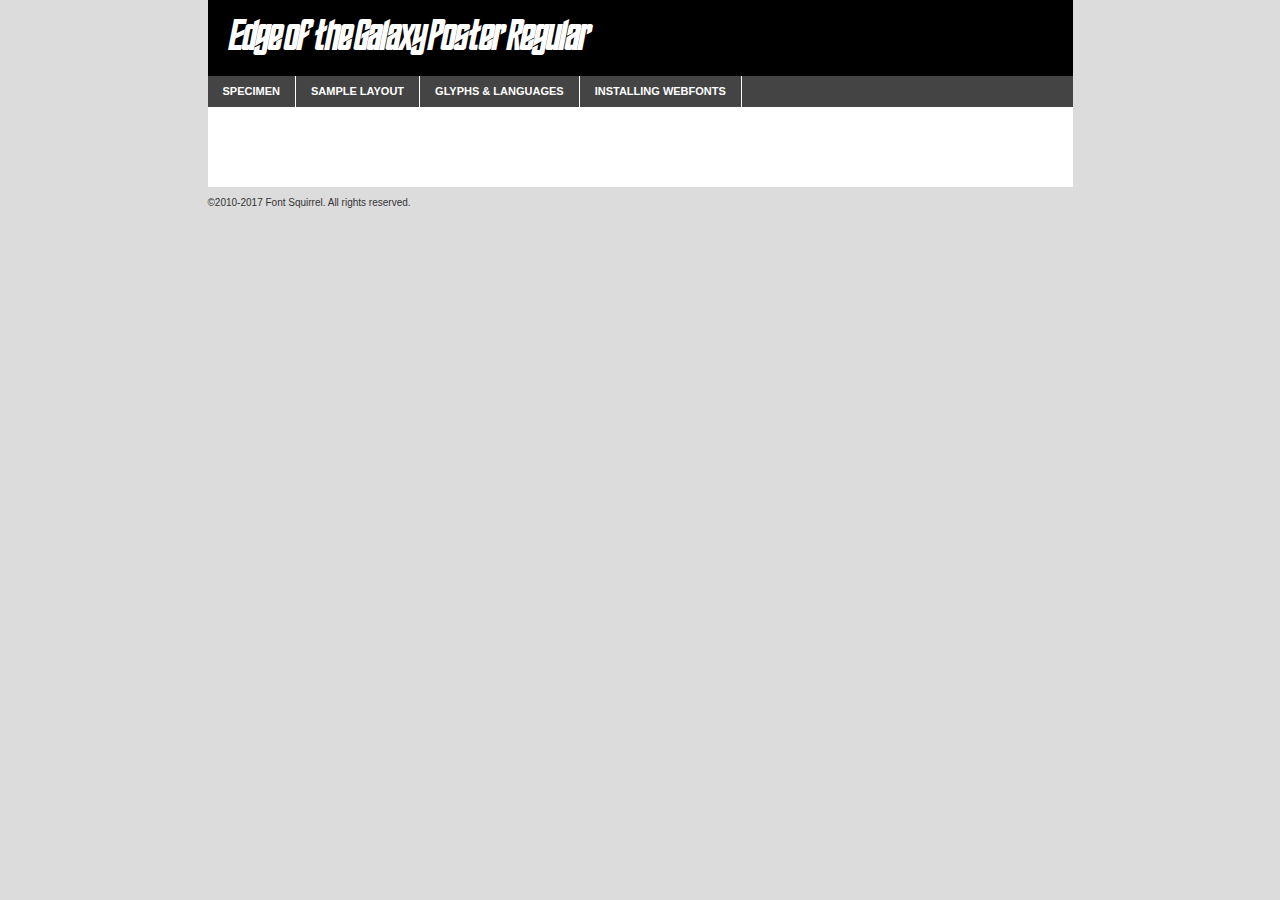
<file: assets/Webfontkit/edgeofthegalaxyposteritalic-x3o1m-demo.html>
<!DOCTYPE html PUBLIC "-//W3C//DTD XHTML 1.0 Transitional//EN"
	"http://www.w3.org/TR/xhtml1/DTD/xhtml1-transitional.dtd">

<html xmlns="http://www.w3.org/1999/xhtml" xml:lang="en" lang="en">
<head>
	<meta http-equiv="Content-Type" content="text/html; charset=utf-8" />
	<script src="http://ajax.googleapis.com/ajax/libs/jquery/1.7.2/jquery.min.js" type="text/javascript" charset="utf-8"></script>
	<script type="text/javascript">
	(function($){$.fn.easyTabs=function(option){var param=jQuery.extend({fadeSpeed:"fast",defaultContent:1,activeClass:'active'},option);$(this).each(function(){var thisId="#"+this.id;if(param.defaultContent==''){param.defaultContent=1;}
	if(typeof param.defaultContent=="number")
	{var defaultTab=$(thisId+" .tabs li:eq("+(param.defaultContent-1)+") a").attr('href').substr(1);}else{var defaultTab=param.defaultContent;}
	$(thisId+" .tabs li a").each(function(){var tabToHide=$(this).attr('href').substr(1);$("#"+tabToHide).addClass('easytabs-tab-content');});hideAll();changeContent(defaultTab);function hideAll(){$(thisId+" .easytabs-tab-content").hide();}
	function changeContent(tabId){hideAll();$(thisId+" .tabs li").removeClass(param.activeClass);$(thisId+" .tabs li a[href=#"+tabId+"]").closest('li').addClass(param.activeClass);if(param.fadeSpeed!="none")
	{$(thisId+" #"+tabId).fadeIn(param.fadeSpeed);}else{$(thisId+" #"+tabId).show();}}
	$(thisId+" .tabs li").click(function(){var tabId=$(this).find('a').attr('href').substr(1);changeContent(tabId);return false;});});}})(jQuery);
	</script>
	<link rel="stylesheet" href="specimen_files/specimen_stylesheet.css" type="text/css" charset="utf-8" />
	<link rel="stylesheet" href="stylesheet.css" type="text/css" charset="utf-8" />

	<style type="text/css">
					body{
				font-family: 'edge_of_the_galaxyposterIt';
							}
		</style>

	<title>Edge of the Galaxy Poster Regular Specimen</title>
	
	
	<script type="text/javascript" charset="utf-8">
		$(document).ready(function() {
			$('#container').easyTabs({defaultContent:1});
		});
	</script>
</head>

<body>
<div id="container">
	<div id="header">
		Edge of the Galaxy Poster Regular	</div>
	<ul class="tabs">
		<li><a href="#specimen">Specimen</a></li>
		<li><a href="#layout">Sample Layout</a></li>
				<li><a href="#glyphs">Glyphs &amp; Languages</a></li>
		<li><a href="#installing">Installing Webfonts</a></li>
		
	</ul>
	
	<div id="main_content">

		
			<div id="specimen">
		
				<div class="section">
					<div class="grid12 firstcol">
						<div class="huge">AaBb</div>
					</div>
				</div>
		
				<div class="section">
					<div class="glyph_range">A&#x200B;B&#x200b;C&#x200b;D&#x200b;E&#x200b;F&#x200b;G&#x200b;H&#x200b;I&#x200b;J&#x200b;K&#x200b;L&#x200b;M&#x200b;N&#x200b;O&#x200b;P&#x200b;Q&#x200b;R&#x200b;S&#x200b;T&#x200b;U&#x200b;V&#x200b;W&#x200b;X&#x200b;Y&#x200b;Z&#x200b;a&#x200b;b&#x200b;c&#x200b;d&#x200b;e&#x200b;f&#x200b;g&#x200b;h&#x200b;i&#x200b;j&#x200b;k&#x200b;l&#x200b;m&#x200b;n&#x200b;o&#x200b;p&#x200b;q&#x200b;r&#x200b;s&#x200b;t&#x200b;u&#x200b;v&#x200b;w&#x200b;x&#x200b;y&#x200b;z&#x200b;1&#x200b;2&#x200b;3&#x200b;4&#x200b;5&#x200b;6&#x200b;7&#x200b;8&#x200b;9&#x200b;0&#x200b;&amp;&#x200b;.&#x200b;,&#x200b;?&#x200b;!&#x200b;&#64;&#x200b;(&#x200b;)&#x200b;#&#x200b;$&#x200b;%&#x200b;*&#x200b;+&#x200b;-&#x200b;=&#x200b;:&#x200b;;</div>
				</div>
				<div class="section">
					<div class="grid12 firstcol">
						<table class="sample_table">
							<tr><td>10</td><td class="size10">abcdefghijklmnopqrstuvwxyzABCDEFGHIJKLMNOPQRSTUVWXYZ0123456789abcdefghijklmnopqrstuvwxyzABCDEFGHIJKLMNOPQRSTUVWXYZ0123456789abcdefghijklmnopqrstuvwxyzABCDEFGHIJKLMNOPQRSTUVWXYZ</td></tr>
							<tr><td>11</td><td class="size11">abcdefghijklmnopqrstuvwxyzABCDEFGHIJKLMNOPQRSTUVWXYZ0123456789abcdefghijklmnopqrstuvwxyzABCDEFGHIJKLMNOPQRSTUVWXYZ0123456789abcdefghijklmnopqrstuvwxyzABCDEFGHIJKLMNOPQRSTUVWXYZ</td></tr>
							<tr><td>12</td><td class="size12">abcdefghijklmnopqrstuvwxyzABCDEFGHIJKLMNOPQRSTUVWXYZ0123456789abcdefghijklmnopqrstuvwxyzABCDEFGHIJKLMNOPQRSTUVWXYZ0123456789abcdefghijklmnopqrstuvwxyzABCDEFGHIJKLMNOPQRSTUVWXYZ</td></tr>
							<tr><td>13</td><td class="size13">abcdefghijklmnopqrstuvwxyzABCDEFGHIJKLMNOPQRSTUVWXYZ0123456789abcdefghijklmnopqrstuvwxyzABCDEFGHIJKLMNOPQRSTUVWXYZ0123456789abcdefghijklmnopqrstuvwxyzABCDEFGHIJKLMNOPQRSTUVWXYZ</td></tr>
							<tr><td>14</td><td class="size14">abcdefghijklmnopqrstuvwxyzABCDEFGHIJKLMNOPQRSTUVWXYZ0123456789abcdefghijklmnopqrstuvwxyzABCDEFGHIJKLMNOPQRSTUVWXYZ0123456789abcdefghijklmnopqrstuvwxyzABCDEFGHIJKLMNOPQRSTUVWXYZ</td></tr>
							<tr><td>16</td><td class="size16">abcdefghijklmnopqrstuvwxyzABCDEFGHIJKLMNOPQRSTUVWXYZ0123456789abcdefghijklmnopqrstuvwxyzABCDEFGHIJKLMNOPQRSTUVWXYZ</td></tr>
							<tr><td>18</td><td class="size18">abcdefghijklmnopqrstuvwxyzABCDEFGHIJKLMNOPQRSTUVWXYZ0123456789abcdefghijklmnopqrstuvwxyzABCDEFGHIJKLMNOPQRSTUVWXYZ</td></tr>
							<tr><td>20</td><td class="size20">abcdefghijklmnopqrstuvwxyzABCDEFGHIJKLMNOPQRSTUVWXYZ0123456789abcdefghijklmnopqrstuvwxyzABCDEFGHIJKLMNOPQRSTUVWXYZ</td></tr>
							<tr><td>24</td><td class="size24">abcdefghijklmnopqrstuvwxyzABCDEFGHIJKLMNOPQRSTUVWXYZ0123456789abcdefghijklmnopqrstuvwxyzABCDEFGHIJKLMNOPQRSTUVWXYZ</td></tr>
							<tr><td>30</td><td class="size30">abcdefghijklmnopqrstuvwxyzABCDEFGHIJKLMNOPQRSTUVWXYZ0123456789abcdefghijklmnopqrstuvwxyzABCDEFGHIJKLMNOPQRSTUVWXYZ</td></tr>
							<tr><td>36</td><td class="size36">abcdefghijklmnopqrstuvwxyzABCDEFGHIJKLMNOPQRSTUVWXYZ0123456789abcdefghijklmnopqrstuvwxyzABCDEFGHIJKLMNOPQRSTUVWXYZ</td></tr>
							<tr><td>48</td><td class="size48">abcdefghijklmnopqrstuvwxyzABCDEFGHIJKLMNOPQRSTUVWXYZ0123456789abcdefghijklmnopqrstuvwxyzABCDEFGHIJKLMNOPQRSTUVWXYZ</td></tr>
							<tr><td>60</td><td class="size60">abcdefghijklmnopqrstuvwxyzABCDEFGHIJKLMNOPQRSTUVWXYZ0123456789abcdefghijklmnopqrstuvwxyzABCDEFGHIJKLMNOPQRSTUVWXYZ</td></tr>
							<tr><td>72</td><td class="size72">abcdefghijklmnopqrstuvwxyzABCDEFGHIJKLMNOPQRSTUVWXYZ0123456789abcdefghijklmnopqrstuvwxyzABCDEFGHIJKLMNOPQRSTUVWXYZ</td></tr>
							<tr><td>90</td><td class="size90">abcdefghijklmnopqrstuvwxyzABCDEFGHIJKLMNOPQRSTUVWXYZ0123456789abcdefghijklmnopqrstuvwxyzABCDEFGHIJKLMNOPQRSTUVWXYZ</td></tr>
						</table>
				
					</div>
			
				</div>
		
		
		
								<div class="section" id="bodycomparison">


										<div id="xheight">
				<div class="fontbody">&#x25FC;&#x25FC;&#x25FC;&#x25FC;&#x25FC;&#x25FC;&#x25FC;&#x25FC;&#x25FC;&#x25FC;&#x25FC;&#x25FC;&#x25FC;&#x25FC;&#x25FC;&#x25FC;&#x25FC;&#x25FC;&#x25FC;&#x25FC;&#x25FC;&#x25FC;&#x25FC;&#x25FC;&#x25FC;&#x25FC;&#x25FC;&#x25FC;&#x25FC;&#x25FC;&#x25FC;&#x25FC;&#x25FC;&#x25FC;&#x25FC;&#x25FC;&#x25FC;&#x25FC;&#x25FC;&#x25FC;&#x25FC;&#x25FC;&#x25FC;&#x25FC;&#x25FC;&#x25FC;&#x25FC;&#x25FC;&#x25FC;&#x25FC;&#x25FC;&#x25FC;&#x25FC;&#x25FC;&#x25FC;&#x25FC;&#x25FC;&#x25FC;&#x25FC;&#x25FC;&#x25FC;&#x25FC;&#x25FC;&#x25FC;&#x25FC;&#x25FC;&#x25FC;&#x25FC;&#x25FC;&#x25FC;&#x25FC;&#x25FC;&#x25FC;&#x25FC;&#x25FC;&#x25FC;&#x25FC;&#x25FC;&#x25FC;&#x25FC;&#x25FC;&#x25FC;&#x25FC;&#x25FC;&#x25FC;&#x25FC;&#x25FC;&#x25FC;&#x25FC;&#x25FC;&#x25FC;&#x25FC;&#x25FC;&#x25FC;&#x25FC;&#x25FC;&#x25FC;&#x25FC;&#x25FC;body</div><div class="arialbody">body</div><div class="verdanabody">body</div><div class="georgiabody">body</div></div>
										<div class="fontbody" style="z-index:1">
											body<span>Edge of the Galaxy Poster Regular</span>
										</div>
										<div class="arialbody" style="z-index:1">
											body<span>Arial</span>
										</div>
										<div class="verdanabody" style="z-index:1">
											body<span>Verdana</span>
										</div>
										<div class="georgiabody" style="z-index:1">
											body<span>Georgia</span>
										</div>



								</div>
		
		
				<div class="section psample psample_row1" id="">
					
					<div class="grid2 firstcol">
						<p class="size10"><span>10.</span>Aenean lacinia bibendum nulla sed consectetur. Fusce dapibus, tellus ac cursus commodo, tortor mauris condimentum nibh, ut fermentum massa justo sit amet risus. Nullam id dolor id nibh ultricies vehicula ut id elit. Cum sociis natoque penatibus et magnis dis parturient montes, nascetur ridiculus mus. Nulla vitae elit libero, a pharetra augue.</p>
			
					</div>
					<div class="grid3">
						<p class="size11"><span>11.</span>Aenean lacinia bibendum nulla sed consectetur. Fusce dapibus, tellus ac cursus commodo, tortor mauris condimentum nibh, ut fermentum massa justo sit amet risus. Nullam id dolor id nibh ultricies vehicula ut id elit. Cum sociis natoque penatibus et magnis dis parturient montes, nascetur ridiculus mus. Nulla vitae elit libero, a pharetra augue.</p>
			
					</div>
					<div class="grid3">
						<p class="size12"><span>12.</span>Aenean lacinia bibendum nulla sed consectetur. Fusce dapibus, tellus ac cursus commodo, tortor mauris condimentum nibh, ut fermentum massa justo sit amet risus. Nullam id dolor id nibh ultricies vehicula ut id elit. Cum sociis natoque penatibus et magnis dis parturient montes, nascetur ridiculus mus. Nulla vitae elit libero, a pharetra augue.</p>
			
					</div>
					<div class="grid4">
						<p class="size13"><span>13.</span>Aenean lacinia bibendum nulla sed consectetur. Fusce dapibus, tellus ac cursus commodo, tortor mauris condimentum nibh, ut fermentum massa justo sit amet risus. Nullam id dolor id nibh ultricies vehicula ut id elit. Cum sociis natoque penatibus et magnis dis parturient montes, nascetur ridiculus mus. Nulla vitae elit libero, a pharetra augue.</p>
			
					</div>
					<div class="white_blend"></div>
					
				</div>
				<div class="section psample psample_row2" id="">
					<div class="grid3 firstcol">
						<p class="size14"><span>14.</span>Aenean lacinia bibendum nulla sed consectetur. Fusce dapibus, tellus ac cursus commodo, tortor mauris condimentum nibh, ut fermentum massa justo sit amet risus. Nullam id dolor id nibh ultricies vehicula ut id elit. Cum sociis natoque penatibus et magnis dis parturient montes, nascetur ridiculus mus. Nulla vitae elit libero, a pharetra augue.</p>
			
					</div>
					<div class="grid4">
						<p class="size16"><span>16.</span>Aenean lacinia bibendum nulla sed consectetur. Fusce dapibus, tellus ac cursus commodo, tortor mauris condimentum nibh, ut fermentum massa justo sit amet risus. Nullam id dolor id nibh ultricies vehicula ut id elit. Cum sociis natoque penatibus et magnis dis parturient montes, nascetur ridiculus mus. Nulla vitae elit libero, a pharetra augue.</p>
			
					</div>
					<div class="grid5">
						<p class="size18"><span>18.</span>Aenean lacinia bibendum nulla sed consectetur. Fusce dapibus, tellus ac cursus commodo, tortor mauris condimentum nibh, ut fermentum massa justo sit amet risus. Nullam id dolor id nibh ultricies vehicula ut id elit. Cum sociis natoque penatibus et magnis dis parturient montes, nascetur ridiculus mus. Nulla vitae elit libero, a pharetra augue.</p>
			
					</div>

					<div class="white_blend"></div>

				</div>
				
				<div class="section psample psample_row3" id="">
					<div class="grid5 firstcol">
						<p class="size20"><span>20.</span>Aenean lacinia bibendum nulla sed consectetur. Fusce dapibus, tellus ac cursus commodo, tortor mauris condimentum nibh, ut fermentum massa justo sit amet risus. Nullam id dolor id nibh ultricies vehicula ut id elit. Cum sociis natoque penatibus et magnis dis parturient montes, nascetur ridiculus mus. Nulla vitae elit libero, a pharetra augue.</p>
					</div>
					<div class="grid7">
						<p class="size24"><span>24.</span>Aenean lacinia bibendum nulla sed consectetur. Fusce dapibus, tellus ac cursus commodo, tortor mauris condimentum nibh, ut fermentum massa justo sit amet risus. Nullam id dolor id nibh ultricies vehicula ut id elit. Cum sociis natoque penatibus et magnis dis parturient montes, nascetur ridiculus mus. Nulla vitae elit libero, a pharetra augue.</p>
					</div>
					
					<div class="white_blend"></div>
					
				</div>
				
				<div class="section psample psample_row4" id="">
					<div class="grid12 firstcol">
						<p class="size30"><span>30.</span>Aenean lacinia bibendum nulla sed consectetur. Fusce dapibus, tellus ac cursus commodo, tortor mauris condimentum nibh, ut fermentum massa justo sit amet risus. Nullam id dolor id nibh ultricies vehicula ut id elit. Cum sociis natoque penatibus et magnis dis parturient montes, nascetur ridiculus mus. Nulla vitae elit libero, a pharetra augue.</p>
					</div>
					<div class="white_blend"></div>
					
				</div>
				
				
				
				<div class="section psample psample_row1 fullreverse">
					<div class="grid2 firstcol">
						<p class="size10"><span>10.</span>Aenean lacinia bibendum nulla sed consectetur. Fusce dapibus, tellus ac cursus commodo, tortor mauris condimentum nibh, ut fermentum massa justo sit amet risus. Nullam id dolor id nibh ultricies vehicula ut id elit. Cum sociis natoque penatibus et magnis dis parturient montes, nascetur ridiculus mus. Nulla vitae elit libero, a pharetra augue.</p>
			
					</div>
					<div class="grid3">
						<p class="size11"><span>11.</span>Aenean lacinia bibendum nulla sed consectetur. Fusce dapibus, tellus ac cursus commodo, tortor mauris condimentum nibh, ut fermentum massa justo sit amet risus. Nullam id dolor id nibh ultricies vehicula ut id elit. Cum sociis natoque penatibus et magnis dis parturient montes, nascetur ridiculus mus. Nulla vitae elit libero, a pharetra augue.</p>
			
					</div>
					<div class="grid3">
						<p class="size12"><span>12.</span>Aenean lacinia bibendum nulla sed consectetur. Fusce dapibus, tellus ac cursus commodo, tortor mauris condimentum nibh, ut fermentum massa justo sit amet risus. Nullam id dolor id nibh ultricies vehicula ut id elit. Cum sociis natoque penatibus et magnis dis parturient montes, nascetur ridiculus mus. Nulla vitae elit libero, a pharetra augue.</p>
			
					</div>
					<div class="grid4">
						<p class="size13"><span>13.</span>Aenean lacinia bibendum nulla sed consectetur. Fusce dapibus, tellus ac cursus commodo, tortor mauris condimentum nibh, ut fermentum massa justo sit amet risus. Nullam id dolor id nibh ultricies vehicula ut id elit. Cum sociis natoque penatibus et magnis dis parturient montes, nascetur ridiculus mus. Nulla vitae elit libero, a pharetra augue.</p>
			
					</div>
					<div class="black_blend"></div>
					
				</div>
				
				<div class="section psample psample_row2 fullreverse">
					<div class="grid3 firstcol">
						<p class="size14"><span>14.</span>Aenean lacinia bibendum nulla sed consectetur. Fusce dapibus, tellus ac cursus commodo, tortor mauris condimentum nibh, ut fermentum massa justo sit amet risus. Nullam id dolor id nibh ultricies vehicula ut id elit. Cum sociis natoque penatibus et magnis dis parturient montes, nascetur ridiculus mus. Nulla vitae elit libero, a pharetra augue.</p>
			
					</div>
					<div class="grid4">
						<p class="size16"><span>16.</span>Aenean lacinia bibendum nulla sed consectetur. Fusce dapibus, tellus ac cursus commodo, tortor mauris condimentum nibh, ut fermentum massa justo sit amet risus. Nullam id dolor id nibh ultricies vehicula ut id elit. Cum sociis natoque penatibus et magnis dis parturient montes, nascetur ridiculus mus. Nulla vitae elit libero, a pharetra augue.</p>
			
					</div>
					<div class="grid5">
						<p class="size18"><span>18.</span>Aenean lacinia bibendum nulla sed consectetur. Fusce dapibus, tellus ac cursus commodo, tortor mauris condimentum nibh, ut fermentum massa justo sit amet risus. Nullam id dolor id nibh ultricies vehicula ut id elit. Cum sociis natoque penatibus et magnis dis parturient montes, nascetur ridiculus mus. Nulla vitae elit libero, a pharetra augue.</p>
			
					</div>
					<div class="black_blend"></div>

				</div>
				
				<div class="section psample fullreverse psample_row3" id="">
					<div class="grid5 firstcol">
						<p class="size20"><span>20.</span>Aenean lacinia bibendum nulla sed consectetur. Fusce dapibus, tellus ac cursus commodo, tortor mauris condimentum nibh, ut fermentum massa justo sit amet risus. Nullam id dolor id nibh ultricies vehicula ut id elit. Cum sociis natoque penatibus et magnis dis parturient montes, nascetur ridiculus mus. Nulla vitae elit libero, a pharetra augue.</p>
					</div>
					<div class="grid7">
						<p class="size24"><span>24.</span>Aenean lacinia bibendum nulla sed consectetur. Fusce dapibus, tellus ac cursus commodo, tortor mauris condimentum nibh, ut fermentum massa justo sit amet risus. Nullam id dolor id nibh ultricies vehicula ut id elit. Cum sociis natoque penatibus et magnis dis parturient montes, nascetur ridiculus mus. Nulla vitae elit libero, a pharetra augue.</p>
					</div>
					
					<div class="black_blend"></div>
					
				</div>
				
				<div class="section psample fullreverse psample_row4" id="" style="border-bottom: 20px #000 solid;">
					<div class="grid12 firstcol">
						<p class="size30"><span>30.</span>Aenean lacinia bibendum nulla sed consectetur. Fusce dapibus, tellus ac cursus commodo, tortor mauris condimentum nibh, ut fermentum massa justo sit amet risus. Nullam id dolor id nibh ultricies vehicula ut id elit. Cum sociis natoque penatibus et magnis dis parturient montes, nascetur ridiculus mus. Nulla vitae elit libero, a pharetra augue.</p>
					</div>
					<div class="black_blend"></div>
					
				</div>
				
				
				
				
			</div>
			
			<div id="layout">
				
				<div class="section">
					
					<div class="grid12 firstcol">
						<h1>Lorem Ipsum Dolor</h1>
						<h2>Etiam porta sem malesuada magna mollis euismod</h2>
						
						<p class="byline">By <a href="#link">Aenean Lacinia</a></p>
					</div>
				</div>
				<div class="section">
					<div class="grid8 firstcol">
						<p class="large">Donec sed odio dui. Morbi leo risus, porta ac consectetur ac, vestibulum at eros. Fusce dapibus, tellus ac cursus commodo, tortor mauris condimentum nibh, ut fermentum massa justo sit amet risus. </p>

						
						<h3>Pellentesque ornare sem</h3>

						<p>Maecenas sed diam eget risus varius blandit sit amet non magna. Maecenas faucibus mollis interdum. Donec ullamcorper nulla non metus auctor fringilla. Nullam id dolor id nibh ultricies vehicula ut id elit. Nullam id dolor id nibh ultricies vehicula ut id elit. </p>

						<p>Aenean eu leo quam. Pellentesque ornare sem lacinia quam venenatis vestibulum. Lorem ipsum dolor sit amet, consectetur adipiscing elit. Cum sociis natoque penatibus et magnis dis parturient montes, nascetur ridiculus mus. </p>

						<p>Nulla vitae elit libero, a pharetra augue. Praesent commodo cursus magna, vel scelerisque nisl consectetur et. Aenean lacinia bibendum nulla sed consectetur. </p>

						<p>Nullam quis risus eget urna mollis ornare vel eu leo. Nullam quis risus eget urna mollis ornare vel eu leo. Maecenas sed diam eget risus varius blandit sit amet non magna. Donec ullamcorper nulla non metus auctor fringilla. </p>

						<h3>Cras mattis consectetur</h3>

						<p>Aenean eu leo quam. Pellentesque ornare sem lacinia quam venenatis vestibulum. Aenean lacinia bibendum nulla sed consectetur. Integer posuere erat a ante venenatis dapibus posuere velit aliquet. Cras mattis consectetur purus sit amet fermentum. </p>

						<p>Nullam id dolor id nibh ultricies vehicula ut id elit. Nullam quis risus eget urna mollis ornare vel eu leo. Cras mattis consectetur purus sit amet fermentum.</p>
					</div>
					
					<div class="grid4 sidebar">
						
						<div class="box reverse">
							<p class="last">Nullam quis risus eget urna mollis ornare vel eu leo. Donec ullamcorper nulla non metus auctor fringilla. Cras mattis consectetur purus sit amet fermentum. Sed posuere consectetur est at lobortis. Lorem ipsum dolor sit amet, consectetur adipiscing elit. </p>
						</div>
						
						<p class="caption">Maecenas sed diam eget risus varius.</p>

						<p>Vestibulum id ligula porta felis euismod semper. Integer posuere erat a ante venenatis dapibus posuere velit aliquet. Vestibulum id ligula porta felis euismod semper. Sed posuere consectetur est at lobortis. Maecenas sed diam eget risus varius blandit sit amet non magna. Fusce dapibus, tellus ac cursus commodo, tortor mauris condimentum nibh, ut fermentum massa justo sit amet risus. </p>

					

						<p>Duis mollis, est non commodo luctus, nisi erat porttitor ligula, eget lacinia odio sem nec elit. Aenean lacinia bibendum nulla sed consectetur. Vivamus sagittis lacus vel augue laoreet rutrum faucibus dolor auctor. Aenean lacinia bibendum nulla sed consectetur. Nullam quis risus eget urna mollis ornare vel eu leo. </p>

						<p>Praesent commodo cursus magna, vel scelerisque nisl consectetur et. Donec ullamcorper nulla non metus auctor fringilla. Maecenas faucibus mollis interdum. Fusce dapibus, tellus ac cursus commodo, tortor mauris condimentum nibh, ut fermentum massa justo sit amet risus. </p>

					</div>
				</div>
				
			</div>


			



		<div id="glyphs">
			<div class="section">
				<div class="grid12 firstcol">
			
				<h1>Language Support</h1>
				<p>The subset of Edge of the Galaxy Poster Regular in this kit supports the following languages:<br />
			
					English, Arrernte, Bislama, Cebuano, Fijian, Gilbertese, Hmong, Ibanag, Iloko_ilokano, Interglossa_glosa, Interlingua, Lojban, Norfolk_pitcairnese, Oromo, Rotokas, Seychelles_creole, Shona, Somali, Southern_ndebele, Swahili, Swati_swazi, Tok_pisin, Warlpiri, Xhosa, Zulu, Latinbasic, Ubasic, Demo				</p>
				<h1>Glyph Chart</h1>
				<p>The subset of Edge of the Galaxy Poster Regular in this kit includes all the glyphs listed below. Unicode entities are included above each glyph to help you insert individual characters into your layout.</p>
				<div id="glyph_chart">
			
																				 <div><p>&amp;#32;</p>&#32;</div>
																				 <div><p>&amp;#33;</p>&#33;</div>
																				 <div><p>&amp;#34;</p>&#34;</div>
																				 <div><p>&amp;#35;</p>&#35;</div>
																				 <div><p>&amp;#36;</p>&#36;</div>
																				 <div><p>&amp;#37;</p>&#37;</div>
																				 <div><p>&amp;#38;</p>&#38;</div>
																				 <div><p>&amp;#39;</p>&#39;</div>
																				 <div><p>&amp;#40;</p>&#40;</div>
																				 <div><p>&amp;#41;</p>&#41;</div>
																				 <div><p>&amp;#42;</p>&#42;</div>
																				 <div><p>&amp;#43;</p>&#43;</div>
																				 <div><p>&amp;#44;</p>&#44;</div>
																				 <div><p>&amp;#45;</p>&#45;</div>
																				 <div><p>&amp;#46;</p>&#46;</div>
																				 <div><p>&amp;#47;</p>&#47;</div>
																				 <div><p>&amp;#48;</p>&#48;</div>
																				 <div><p>&amp;#49;</p>&#49;</div>
																				 <div><p>&amp;#50;</p>&#50;</div>
																				 <div><p>&amp;#51;</p>&#51;</div>
																				 <div><p>&amp;#52;</p>&#52;</div>
																				 <div><p>&amp;#53;</p>&#53;</div>
																				 <div><p>&amp;#54;</p>&#54;</div>
																				 <div><p>&amp;#55;</p>&#55;</div>
																				 <div><p>&amp;#56;</p>&#56;</div>
																				 <div><p>&amp;#57;</p>&#57;</div>
																				 <div><p>&amp;#58;</p>&#58;</div>
																				 <div><p>&amp;#59;</p>&#59;</div>
																				 <div><p>&amp;#60;</p>&#60;</div>
																				 <div><p>&amp;#61;</p>&#61;</div>
																				 <div><p>&amp;#62;</p>&#62;</div>
																				 <div><p>&amp;#63;</p>&#63;</div>
																				 <div><p>&amp;#64;</p>&#64;</div>
																				 <div><p>&amp;#65;</p>&#65;</div>
																				 <div><p>&amp;#66;</p>&#66;</div>
																				 <div><p>&amp;#67;</p>&#67;</div>
																				 <div><p>&amp;#68;</p>&#68;</div>
																				 <div><p>&amp;#69;</p>&#69;</div>
																				 <div><p>&amp;#70;</p>&#70;</div>
																				 <div><p>&amp;#71;</p>&#71;</div>
																				 <div><p>&amp;#72;</p>&#72;</div>
																				 <div><p>&amp;#73;</p>&#73;</div>
																				 <div><p>&amp;#74;</p>&#74;</div>
																				 <div><p>&amp;#75;</p>&#75;</div>
																				 <div><p>&amp;#76;</p>&#76;</div>
																				 <div><p>&amp;#77;</p>&#77;</div>
																				 <div><p>&amp;#78;</p>&#78;</div>
																				 <div><p>&amp;#79;</p>&#79;</div>
																				 <div><p>&amp;#80;</p>&#80;</div>
																				 <div><p>&amp;#81;</p>&#81;</div>
																				 <div><p>&amp;#82;</p>&#82;</div>
																				 <div><p>&amp;#83;</p>&#83;</div>
																				 <div><p>&amp;#84;</p>&#84;</div>
																				 <div><p>&amp;#85;</p>&#85;</div>
																				 <div><p>&amp;#86;</p>&#86;</div>
																				 <div><p>&amp;#87;</p>&#87;</div>
																				 <div><p>&amp;#88;</p>&#88;</div>
																				 <div><p>&amp;#89;</p>&#89;</div>
																				 <div><p>&amp;#90;</p>&#90;</div>
																				 <div><p>&amp;#91;</p>&#91;</div>
																				 <div><p>&amp;#92;</p>&#92;</div>
																				 <div><p>&amp;#93;</p>&#93;</div>
																				 <div><p>&amp;#94;</p>&#94;</div>
																				 <div><p>&amp;#95;</p>&#95;</div>
																				 <div><p>&amp;#96;</p>&#96;</div>
																				 <div><p>&amp;#97;</p>&#97;</div>
																				 <div><p>&amp;#98;</p>&#98;</div>
																				 <div><p>&amp;#99;</p>&#99;</div>
																				 <div><p>&amp;#100;</p>&#100;</div>
																				 <div><p>&amp;#101;</p>&#101;</div>
																				 <div><p>&amp;#102;</p>&#102;</div>
																				 <div><p>&amp;#103;</p>&#103;</div>
																				 <div><p>&amp;#104;</p>&#104;</div>
																				 <div><p>&amp;#105;</p>&#105;</div>
																				 <div><p>&amp;#106;</p>&#106;</div>
																				 <div><p>&amp;#107;</p>&#107;</div>
																				 <div><p>&amp;#108;</p>&#108;</div>
																				 <div><p>&amp;#109;</p>&#109;</div>
																				 <div><p>&amp;#110;</p>&#110;</div>
																				 <div><p>&amp;#111;</p>&#111;</div>
																				 <div><p>&amp;#112;</p>&#112;</div>
																				 <div><p>&amp;#113;</p>&#113;</div>
																				 <div><p>&amp;#114;</p>&#114;</div>
																				 <div><p>&amp;#115;</p>&#115;</div>
																				 <div><p>&amp;#116;</p>&#116;</div>
																				 <div><p>&amp;#117;</p>&#117;</div>
																				 <div><p>&amp;#118;</p>&#118;</div>
																				 <div><p>&amp;#119;</p>&#119;</div>
																				 <div><p>&amp;#120;</p>&#120;</div>
																				 <div><p>&amp;#121;</p>&#121;</div>
																				 <div><p>&amp;#122;</p>&#122;</div>
																				 <div><p>&amp;#123;</p>&#123;</div>
																				 <div><p>&amp;#124;</p>&#124;</div>
																				 <div><p>&amp;#125;</p>&#125;</div>
																				 <div><p>&amp;#126;</p>&#126;</div>
																				 <div><p>&amp;#160;</p>&#160;</div>
																				 <div><p>&amp;#173;</p>&#173;</div>
																				 <div><p>&amp;#192;</p>&#192;</div>
																				 <div><p>&amp;#193;</p>&#193;</div>
																				 <div><p>&amp;#194;</p>&#194;</div>
																				 <div><p>&amp;#195;</p>&#195;</div>
																				 <div><p>&amp;#196;</p>&#196;</div>
																				 <div><p>&amp;#197;</p>&#197;</div>
																				 <div><p>&amp;#198;</p>&#198;</div>
																				 <div><p>&amp;#199;</p>&#199;</div>
																				 <div><p>&amp;#200;</p>&#200;</div>
																				 <div><p>&amp;#201;</p>&#201;</div>
																				 <div><p>&amp;#202;</p>&#202;</div>
																				 <div><p>&amp;#203;</p>&#203;</div>
																				 <div><p>&amp;#204;</p>&#204;</div>
																				 <div><p>&amp;#205;</p>&#205;</div>
																				 <div><p>&amp;#8192;</p>&#8192;</div>
																				 <div><p>&amp;#8193;</p>&#8193;</div>
																				 <div><p>&amp;#8194;</p>&#8194;</div>
																				 <div><p>&amp;#8195;</p>&#8195;</div>
																				 <div><p>&amp;#8196;</p>&#8196;</div>
																				 <div><p>&amp;#8197;</p>&#8197;</div>
																				 <div><p>&amp;#8198;</p>&#8198;</div>
																				 <div><p>&amp;#8199;</p>&#8199;</div>
																				 <div><p>&amp;#8200;</p>&#8200;</div>
																				 <div><p>&amp;#8201;</p>&#8201;</div>
																				 <div><p>&amp;#8202;</p>&#8202;</div>
																				 <div><p>&amp;#8208;</p>&#8208;</div>
																				 <div><p>&amp;#8209;</p>&#8209;</div>
																				 <div><p>&amp;#8210;</p>&#8210;</div>
																				 <div><p>&amp;#8211;</p>&#8211;</div>
																				 <div><p>&amp;#8212;</p>&#8212;</div>
																				 <div><p>&amp;#8216;</p>&#8216;</div>
																				 <div><p>&amp;#8217;</p>&#8217;</div>
																				 <div><p>&amp;#8220;</p>&#8220;</div>
																				 <div><p>&amp;#8221;</p>&#8221;</div>
																				 <div><p>&amp;#8239;</p>&#8239;</div>
																				 <div><p>&amp;#8287;</p>&#8287;</div>
																				 <div><p>&amp;#9724;</p>&#9724;</div>
																																																</div>	
				</div>
		
		
			</div>
		</div>
		
		
		<div id="specs">
			
		</div>
	
		<div id="installing">
			<div class="section">
				<div class="grid7 firstcol">
					<h1>Installing Webfonts</h1>
					
					<p>Webfonts are supported by all major browser platforms but not all in the same way. There are currently four different font formats that must be included in order to target all browsers. This includes TTF, WOFF, EOT and SVG.</p>
					
					<h2>1. Upload your webfonts</h2>
					<p>You must upload your webfont kit to your website. They should be in or near the same directory as your CSS files.</p>
					
					<h2>2. Include the webfont stylesheet</h2>
					<p>A special CSS @font-face declaration helps the various browsers select the appropriate font it needs without causing you a bunch of headaches. Learn more about this syntax by reading the <a href="https://www.fontspring.com/blog/further-hardening-of-the-bulletproof-syntax">Fontspring blog post</a> about it. The code for it is as follows:</p>


<code>
@font-face{ 
	font-family: 'MyWebFont';
	src: url('WebFont.eot');
	src: url('WebFont.eot?#iefix') format('embedded-opentype'),
	     url('WebFont.woff') format('woff'),
	     url('WebFont.ttf') format('truetype'),
	     url('WebFont.svg#webfont') format('svg');
}
</code>

	<p>We've already gone ahead and generated the code for you. All you have to do is link to the stylesheet in your HTML, like this:</p>
	<code>&lt;link rel=&quot;stylesheet&quot; href=&quot;stylesheet.css&quot; type=&quot;text/css&quot; charset=&quot;utf-8&quot; /&gt;</code>

					<h2>3. Modify your own stylesheet</h2>
					<p>To take advantage of your new fonts, you must tell your stylesheet to use them. Look at the original @font-face declaration above and find the property called "font-family." The name linked there will be what you use to reference the font. Prepend that webfont name to the font stack in the "font-family" property, inside the selector you want to change. For example:</p>
<code>p { font-family: 'WebFont', Arial, sans-serif; }</code>

<h2>4. Test</h2>
<p>Getting webfonts to work cross-browser <em>can</em> be tricky. Use the information in the sidebar to help you if you find that fonts aren't loading in a particular browser.</p>
				</div>
				
				<div class="grid5 sidebar">
					<div class="box">
						<h2>Troubleshooting<br />Font-Face Problems</h2>
						<p>Having trouble getting your webfonts to load in your new website? Here are some tips to sort out what might be the problem.</p>

						<h3>Fonts not showing in any browser</h3>

						<p>This sounds like you need to work on the plumbing. You either did not upload the fonts to the correct directory, or you did not link the fonts properly in the CSS. If you've confirmed that all this is correct and you still have a problem, take a look at your .htaccess file and see if requests are getting intercepted.</p>

						<h3>Fonts not loading in iPhone or iPad</h3>

						<p>The most common problem here is that you are serving the fonts from an IIS server. IIS refuses to serve files that have unknown MIME types. If that is the case, you must set the MIME type for SVG to "image/svg+xml" in the server settings. Follow these instructions from Microsoft if you need help.</p>

						<h3>Fonts not loading in Firefox</h3>

						<p>The primary reason for this failure? You are still using a version Firefox older than 3.5. So upgrade already! If that isn't it, then you are very likely serving fonts from a different domain. Firefox requires that all font assets be served from the same domain. Lastly it is possible that you need to add WOFF to your list of MIME types (if you are serving via IIS.)</p>

						<h3>Fonts not loading in IE</h3>

						<p>Are you looking at Internet Explorer on an actual Windows machine or are you cheating by using a service like Adobe BrowserLab? Many of these screenshot services do not render @font-face for IE. Best to test it on a real machine.</p>

						<h3>Fonts not loading in IE9</h3>

						<p>IE9, like Firefox, requires that fonts be served from the same domain as the website. Make sure that is the case.</p>
					</div>
				</div>
			</div>
			
		</div>
	
	</div>
	<div id="footer">
		<p>&copy;2010-2017 Font Squirrel. All rights reserved.</p>
	</div>
</div>
</body>
</html>
</file>
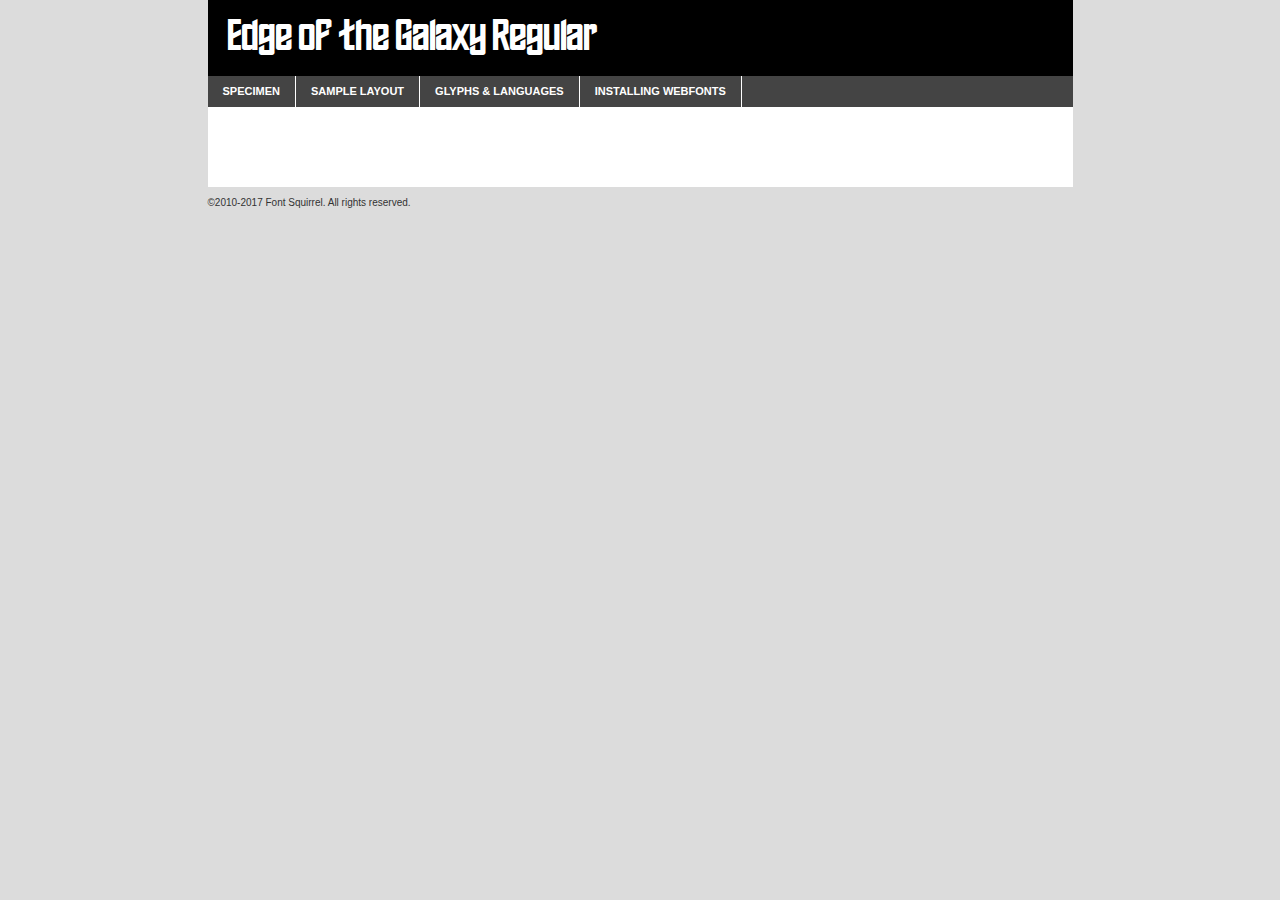
<file: assets/Webfontkit/edgeofthegalaxyregular-ovea6-demo.html>
<!DOCTYPE html PUBLIC "-//W3C//DTD XHTML 1.0 Transitional//EN"
	"http://www.w3.org/TR/xhtml1/DTD/xhtml1-transitional.dtd">

<html xmlns="http://www.w3.org/1999/xhtml" xml:lang="en" lang="en">
<head>
	<meta http-equiv="Content-Type" content="text/html; charset=utf-8" />
	<script src="http://ajax.googleapis.com/ajax/libs/jquery/1.7.2/jquery.min.js" type="text/javascript" charset="utf-8"></script>
	<script type="text/javascript">
	(function($){$.fn.easyTabs=function(option){var param=jQuery.extend({fadeSpeed:"fast",defaultContent:1,activeClass:'active'},option);$(this).each(function(){var thisId="#"+this.id;if(param.defaultContent==''){param.defaultContent=1;}
	if(typeof param.defaultContent=="number")
	{var defaultTab=$(thisId+" .tabs li:eq("+(param.defaultContent-1)+") a").attr('href').substr(1);}else{var defaultTab=param.defaultContent;}
	$(thisId+" .tabs li a").each(function(){var tabToHide=$(this).attr('href').substr(1);$("#"+tabToHide).addClass('easytabs-tab-content');});hideAll();changeContent(defaultTab);function hideAll(){$(thisId+" .easytabs-tab-content").hide();}
	function changeContent(tabId){hideAll();$(thisId+" .tabs li").removeClass(param.activeClass);$(thisId+" .tabs li a[href=#"+tabId+"]").closest('li').addClass(param.activeClass);if(param.fadeSpeed!="none")
	{$(thisId+" #"+tabId).fadeIn(param.fadeSpeed);}else{$(thisId+" #"+tabId).show();}}
	$(thisId+" .tabs li").click(function(){var tabId=$(this).find('a').attr('href').substr(1);changeContent(tabId);return false;});});}})(jQuery);
	</script>
	<link rel="stylesheet" href="specimen_files/specimen_stylesheet.css" type="text/css" charset="utf-8" />
	<link rel="stylesheet" href="stylesheet.css" type="text/css" charset="utf-8" />

	<style type="text/css">
					body{
				font-family: 'edge_of_the_galaxyregular';
							}
		</style>

	<title>Edge of the Galaxy Regular Specimen</title>
	
	
	<script type="text/javascript" charset="utf-8">
		$(document).ready(function() {
			$('#container').easyTabs({defaultContent:1});
		});
	</script>
</head>

<body>
<div id="container">
	<div id="header">
		Edge of the Galaxy Regular	</div>
	<ul class="tabs">
		<li><a href="#specimen">Specimen</a></li>
		<li><a href="#layout">Sample Layout</a></li>
				<li><a href="#glyphs">Glyphs &amp; Languages</a></li>
		<li><a href="#installing">Installing Webfonts</a></li>
		
	</ul>
	
	<div id="main_content">

		
			<div id="specimen">
		
				<div class="section">
					<div class="grid12 firstcol">
						<div class="huge">AaBb</div>
					</div>
				</div>
		
				<div class="section">
					<div class="glyph_range">A&#x200B;B&#x200b;C&#x200b;D&#x200b;E&#x200b;F&#x200b;G&#x200b;H&#x200b;I&#x200b;J&#x200b;K&#x200b;L&#x200b;M&#x200b;N&#x200b;O&#x200b;P&#x200b;Q&#x200b;R&#x200b;S&#x200b;T&#x200b;U&#x200b;V&#x200b;W&#x200b;X&#x200b;Y&#x200b;Z&#x200b;a&#x200b;b&#x200b;c&#x200b;d&#x200b;e&#x200b;f&#x200b;g&#x200b;h&#x200b;i&#x200b;j&#x200b;k&#x200b;l&#x200b;m&#x200b;n&#x200b;o&#x200b;p&#x200b;q&#x200b;r&#x200b;s&#x200b;t&#x200b;u&#x200b;v&#x200b;w&#x200b;x&#x200b;y&#x200b;z&#x200b;1&#x200b;2&#x200b;3&#x200b;4&#x200b;5&#x200b;6&#x200b;7&#x200b;8&#x200b;9&#x200b;0&#x200b;&amp;&#x200b;.&#x200b;,&#x200b;?&#x200b;!&#x200b;&#64;&#x200b;(&#x200b;)&#x200b;#&#x200b;$&#x200b;%&#x200b;*&#x200b;+&#x200b;-&#x200b;=&#x200b;:&#x200b;;</div>
				</div>
				<div class="section">
					<div class="grid12 firstcol">
						<table class="sample_table">
							<tr><td>10</td><td class="size10">abcdefghijklmnopqrstuvwxyzABCDEFGHIJKLMNOPQRSTUVWXYZ0123456789abcdefghijklmnopqrstuvwxyzABCDEFGHIJKLMNOPQRSTUVWXYZ0123456789abcdefghijklmnopqrstuvwxyzABCDEFGHIJKLMNOPQRSTUVWXYZ</td></tr>
							<tr><td>11</td><td class="size11">abcdefghijklmnopqrstuvwxyzABCDEFGHIJKLMNOPQRSTUVWXYZ0123456789abcdefghijklmnopqrstuvwxyzABCDEFGHIJKLMNOPQRSTUVWXYZ0123456789abcdefghijklmnopqrstuvwxyzABCDEFGHIJKLMNOPQRSTUVWXYZ</td></tr>
							<tr><td>12</td><td class="size12">abcdefghijklmnopqrstuvwxyzABCDEFGHIJKLMNOPQRSTUVWXYZ0123456789abcdefghijklmnopqrstuvwxyzABCDEFGHIJKLMNOPQRSTUVWXYZ0123456789abcdefghijklmnopqrstuvwxyzABCDEFGHIJKLMNOPQRSTUVWXYZ</td></tr>
							<tr><td>13</td><td class="size13">abcdefghijklmnopqrstuvwxyzABCDEFGHIJKLMNOPQRSTUVWXYZ0123456789abcdefghijklmnopqrstuvwxyzABCDEFGHIJKLMNOPQRSTUVWXYZ0123456789abcdefghijklmnopqrstuvwxyzABCDEFGHIJKLMNOPQRSTUVWXYZ</td></tr>
							<tr><td>14</td><td class="size14">abcdefghijklmnopqrstuvwxyzABCDEFGHIJKLMNOPQRSTUVWXYZ0123456789abcdefghijklmnopqrstuvwxyzABCDEFGHIJKLMNOPQRSTUVWXYZ0123456789abcdefghijklmnopqrstuvwxyzABCDEFGHIJKLMNOPQRSTUVWXYZ</td></tr>
							<tr><td>16</td><td class="size16">abcdefghijklmnopqrstuvwxyzABCDEFGHIJKLMNOPQRSTUVWXYZ0123456789abcdefghijklmnopqrstuvwxyzABCDEFGHIJKLMNOPQRSTUVWXYZ</td></tr>
							<tr><td>18</td><td class="size18">abcdefghijklmnopqrstuvwxyzABCDEFGHIJKLMNOPQRSTUVWXYZ0123456789abcdefghijklmnopqrstuvwxyzABCDEFGHIJKLMNOPQRSTUVWXYZ</td></tr>
							<tr><td>20</td><td class="size20">abcdefghijklmnopqrstuvwxyzABCDEFGHIJKLMNOPQRSTUVWXYZ0123456789abcdefghijklmnopqrstuvwxyzABCDEFGHIJKLMNOPQRSTUVWXYZ</td></tr>
							<tr><td>24</td><td class="size24">abcdefghijklmnopqrstuvwxyzABCDEFGHIJKLMNOPQRSTUVWXYZ0123456789abcdefghijklmnopqrstuvwxyzABCDEFGHIJKLMNOPQRSTUVWXYZ</td></tr>
							<tr><td>30</td><td class="size30">abcdefghijklmnopqrstuvwxyzABCDEFGHIJKLMNOPQRSTUVWXYZ0123456789abcdefghijklmnopqrstuvwxyzABCDEFGHIJKLMNOPQRSTUVWXYZ</td></tr>
							<tr><td>36</td><td class="size36">abcdefghijklmnopqrstuvwxyzABCDEFGHIJKLMNOPQRSTUVWXYZ0123456789abcdefghijklmnopqrstuvwxyzABCDEFGHIJKLMNOPQRSTUVWXYZ</td></tr>
							<tr><td>48</td><td class="size48">abcdefghijklmnopqrstuvwxyzABCDEFGHIJKLMNOPQRSTUVWXYZ0123456789abcdefghijklmnopqrstuvwxyzABCDEFGHIJKLMNOPQRSTUVWXYZ</td></tr>
							<tr><td>60</td><td class="size60">abcdefghijklmnopqrstuvwxyzABCDEFGHIJKLMNOPQRSTUVWXYZ0123456789abcdefghijklmnopqrstuvwxyzABCDEFGHIJKLMNOPQRSTUVWXYZ</td></tr>
							<tr><td>72</td><td class="size72">abcdefghijklmnopqrstuvwxyzABCDEFGHIJKLMNOPQRSTUVWXYZ0123456789abcdefghijklmnopqrstuvwxyzABCDEFGHIJKLMNOPQRSTUVWXYZ</td></tr>
							<tr><td>90</td><td class="size90">abcdefghijklmnopqrstuvwxyzABCDEFGHIJKLMNOPQRSTUVWXYZ0123456789abcdefghijklmnopqrstuvwxyzABCDEFGHIJKLMNOPQRSTUVWXYZ</td></tr>
						</table>
				
					</div>
			
				</div>
		
		
		
								<div class="section" id="bodycomparison">


										<div id="xheight">
				<div class="fontbody">&#x25FC;&#x25FC;&#x25FC;&#x25FC;&#x25FC;&#x25FC;&#x25FC;&#x25FC;&#x25FC;&#x25FC;&#x25FC;&#x25FC;&#x25FC;&#x25FC;&#x25FC;&#x25FC;&#x25FC;&#x25FC;&#x25FC;&#x25FC;&#x25FC;&#x25FC;&#x25FC;&#x25FC;&#x25FC;&#x25FC;&#x25FC;&#x25FC;&#x25FC;&#x25FC;&#x25FC;&#x25FC;&#x25FC;&#x25FC;&#x25FC;&#x25FC;&#x25FC;&#x25FC;&#x25FC;&#x25FC;&#x25FC;&#x25FC;&#x25FC;&#x25FC;&#x25FC;&#x25FC;&#x25FC;&#x25FC;&#x25FC;&#x25FC;&#x25FC;&#x25FC;&#x25FC;&#x25FC;&#x25FC;&#x25FC;&#x25FC;&#x25FC;&#x25FC;&#x25FC;&#x25FC;&#x25FC;&#x25FC;&#x25FC;&#x25FC;&#x25FC;&#x25FC;&#x25FC;&#x25FC;&#x25FC;&#x25FC;&#x25FC;&#x25FC;&#x25FC;&#x25FC;&#x25FC;&#x25FC;&#x25FC;&#x25FC;&#x25FC;&#x25FC;&#x25FC;&#x25FC;&#x25FC;&#x25FC;&#x25FC;&#x25FC;&#x25FC;&#x25FC;&#x25FC;&#x25FC;&#x25FC;&#x25FC;&#x25FC;&#x25FC;&#x25FC;&#x25FC;&#x25FC;&#x25FC;body</div><div class="arialbody">body</div><div class="verdanabody">body</div><div class="georgiabody">body</div></div>
										<div class="fontbody" style="z-index:1">
											body<span>Edge of the Galaxy Regular</span>
										</div>
										<div class="arialbody" style="z-index:1">
											body<span>Arial</span>
										</div>
										<div class="verdanabody" style="z-index:1">
											body<span>Verdana</span>
										</div>
										<div class="georgiabody" style="z-index:1">
											body<span>Georgia</span>
										</div>



								</div>
		
		
				<div class="section psample psample_row1" id="">
					
					<div class="grid2 firstcol">
						<p class="size10"><span>10.</span>Aenean lacinia bibendum nulla sed consectetur. Fusce dapibus, tellus ac cursus commodo, tortor mauris condimentum nibh, ut fermentum massa justo sit amet risus. Nullam id dolor id nibh ultricies vehicula ut id elit. Cum sociis natoque penatibus et magnis dis parturient montes, nascetur ridiculus mus. Nulla vitae elit libero, a pharetra augue.</p>
			
					</div>
					<div class="grid3">
						<p class="size11"><span>11.</span>Aenean lacinia bibendum nulla sed consectetur. Fusce dapibus, tellus ac cursus commodo, tortor mauris condimentum nibh, ut fermentum massa justo sit amet risus. Nullam id dolor id nibh ultricies vehicula ut id elit. Cum sociis natoque penatibus et magnis dis parturient montes, nascetur ridiculus mus. Nulla vitae elit libero, a pharetra augue.</p>
			
					</div>
					<div class="grid3">
						<p class="size12"><span>12.</span>Aenean lacinia bibendum nulla sed consectetur. Fusce dapibus, tellus ac cursus commodo, tortor mauris condimentum nibh, ut fermentum massa justo sit amet risus. Nullam id dolor id nibh ultricies vehicula ut id elit. Cum sociis natoque penatibus et magnis dis parturient montes, nascetur ridiculus mus. Nulla vitae elit libero, a pharetra augue.</p>
			
					</div>
					<div class="grid4">
						<p class="size13"><span>13.</span>Aenean lacinia bibendum nulla sed consectetur. Fusce dapibus, tellus ac cursus commodo, tortor mauris condimentum nibh, ut fermentum massa justo sit amet risus. Nullam id dolor id nibh ultricies vehicula ut id elit. Cum sociis natoque penatibus et magnis dis parturient montes, nascetur ridiculus mus. Nulla vitae elit libero, a pharetra augue.</p>
			
					</div>
					<div class="white_blend"></div>
					
				</div>
				<div class="section psample psample_row2" id="">
					<div class="grid3 firstcol">
						<p class="size14"><span>14.</span>Aenean lacinia bibendum nulla sed consectetur. Fusce dapibus, tellus ac cursus commodo, tortor mauris condimentum nibh, ut fermentum massa justo sit amet risus. Nullam id dolor id nibh ultricies vehicula ut id elit. Cum sociis natoque penatibus et magnis dis parturient montes, nascetur ridiculus mus. Nulla vitae elit libero, a pharetra augue.</p>
			
					</div>
					<div class="grid4">
						<p class="size16"><span>16.</span>Aenean lacinia bibendum nulla sed consectetur. Fusce dapibus, tellus ac cursus commodo, tortor mauris condimentum nibh, ut fermentum massa justo sit amet risus. Nullam id dolor id nibh ultricies vehicula ut id elit. Cum sociis natoque penatibus et magnis dis parturient montes, nascetur ridiculus mus. Nulla vitae elit libero, a pharetra augue.</p>
			
					</div>
					<div class="grid5">
						<p class="size18"><span>18.</span>Aenean lacinia bibendum nulla sed consectetur. Fusce dapibus, tellus ac cursus commodo, tortor mauris condimentum nibh, ut fermentum massa justo sit amet risus. Nullam id dolor id nibh ultricies vehicula ut id elit. Cum sociis natoque penatibus et magnis dis parturient montes, nascetur ridiculus mus. Nulla vitae elit libero, a pharetra augue.</p>
			
					</div>

					<div class="white_blend"></div>

				</div>
				
				<div class="section psample psample_row3" id="">
					<div class="grid5 firstcol">
						<p class="size20"><span>20.</span>Aenean lacinia bibendum nulla sed consectetur. Fusce dapibus, tellus ac cursus commodo, tortor mauris condimentum nibh, ut fermentum massa justo sit amet risus. Nullam id dolor id nibh ultricies vehicula ut id elit. Cum sociis natoque penatibus et magnis dis parturient montes, nascetur ridiculus mus. Nulla vitae elit libero, a pharetra augue.</p>
					</div>
					<div class="grid7">
						<p class="size24"><span>24.</span>Aenean lacinia bibendum nulla sed consectetur. Fusce dapibus, tellus ac cursus commodo, tortor mauris condimentum nibh, ut fermentum massa justo sit amet risus. Nullam id dolor id nibh ultricies vehicula ut id elit. Cum sociis natoque penatibus et magnis dis parturient montes, nascetur ridiculus mus. Nulla vitae elit libero, a pharetra augue.</p>
					</div>
					
					<div class="white_blend"></div>
					
				</div>
				
				<div class="section psample psample_row4" id="">
					<div class="grid12 firstcol">
						<p class="size30"><span>30.</span>Aenean lacinia bibendum nulla sed consectetur. Fusce dapibus, tellus ac cursus commodo, tortor mauris condimentum nibh, ut fermentum massa justo sit amet risus. Nullam id dolor id nibh ultricies vehicula ut id elit. Cum sociis natoque penatibus et magnis dis parturient montes, nascetur ridiculus mus. Nulla vitae elit libero, a pharetra augue.</p>
					</div>
					<div class="white_blend"></div>
					
				</div>
				
				
				
				<div class="section psample psample_row1 fullreverse">
					<div class="grid2 firstcol">
						<p class="size10"><span>10.</span>Aenean lacinia bibendum nulla sed consectetur. Fusce dapibus, tellus ac cursus commodo, tortor mauris condimentum nibh, ut fermentum massa justo sit amet risus. Nullam id dolor id nibh ultricies vehicula ut id elit. Cum sociis natoque penatibus et magnis dis parturient montes, nascetur ridiculus mus. Nulla vitae elit libero, a pharetra augue.</p>
			
					</div>
					<div class="grid3">
						<p class="size11"><span>11.</span>Aenean lacinia bibendum nulla sed consectetur. Fusce dapibus, tellus ac cursus commodo, tortor mauris condimentum nibh, ut fermentum massa justo sit amet risus. Nullam id dolor id nibh ultricies vehicula ut id elit. Cum sociis natoque penatibus et magnis dis parturient montes, nascetur ridiculus mus. Nulla vitae elit libero, a pharetra augue.</p>
			
					</div>
					<div class="grid3">
						<p class="size12"><span>12.</span>Aenean lacinia bibendum nulla sed consectetur. Fusce dapibus, tellus ac cursus commodo, tortor mauris condimentum nibh, ut fermentum massa justo sit amet risus. Nullam id dolor id nibh ultricies vehicula ut id elit. Cum sociis natoque penatibus et magnis dis parturient montes, nascetur ridiculus mus. Nulla vitae elit libero, a pharetra augue.</p>
			
					</div>
					<div class="grid4">
						<p class="size13"><span>13.</span>Aenean lacinia bibendum nulla sed consectetur. Fusce dapibus, tellus ac cursus commodo, tortor mauris condimentum nibh, ut fermentum massa justo sit amet risus. Nullam id dolor id nibh ultricies vehicula ut id elit. Cum sociis natoque penatibus et magnis dis parturient montes, nascetur ridiculus mus. Nulla vitae elit libero, a pharetra augue.</p>
			
					</div>
					<div class="black_blend"></div>
					
				</div>
				
				<div class="section psample psample_row2 fullreverse">
					<div class="grid3 firstcol">
						<p class="size14"><span>14.</span>Aenean lacinia bibendum nulla sed consectetur. Fusce dapibus, tellus ac cursus commodo, tortor mauris condimentum nibh, ut fermentum massa justo sit amet risus. Nullam id dolor id nibh ultricies vehicula ut id elit. Cum sociis natoque penatibus et magnis dis parturient montes, nascetur ridiculus mus. Nulla vitae elit libero, a pharetra augue.</p>
			
					</div>
					<div class="grid4">
						<p class="size16"><span>16.</span>Aenean lacinia bibendum nulla sed consectetur. Fusce dapibus, tellus ac cursus commodo, tortor mauris condimentum nibh, ut fermentum massa justo sit amet risus. Nullam id dolor id nibh ultricies vehicula ut id elit. Cum sociis natoque penatibus et magnis dis parturient montes, nascetur ridiculus mus. Nulla vitae elit libero, a pharetra augue.</p>
			
					</div>
					<div class="grid5">
						<p class="size18"><span>18.</span>Aenean lacinia bibendum nulla sed consectetur. Fusce dapibus, tellus ac cursus commodo, tortor mauris condimentum nibh, ut fermentum massa justo sit amet risus. Nullam id dolor id nibh ultricies vehicula ut id elit. Cum sociis natoque penatibus et magnis dis parturient montes, nascetur ridiculus mus. Nulla vitae elit libero, a pharetra augue.</p>
			
					</div>
					<div class="black_blend"></div>

				</div>
				
				<div class="section psample fullreverse psample_row3" id="">
					<div class="grid5 firstcol">
						<p class="size20"><span>20.</span>Aenean lacinia bibendum nulla sed consectetur. Fusce dapibus, tellus ac cursus commodo, tortor mauris condimentum nibh, ut fermentum massa justo sit amet risus. Nullam id dolor id nibh ultricies vehicula ut id elit. Cum sociis natoque penatibus et magnis dis parturient montes, nascetur ridiculus mus. Nulla vitae elit libero, a pharetra augue.</p>
					</div>
					<div class="grid7">
						<p class="size24"><span>24.</span>Aenean lacinia bibendum nulla sed consectetur. Fusce dapibus, tellus ac cursus commodo, tortor mauris condimentum nibh, ut fermentum massa justo sit amet risus. Nullam id dolor id nibh ultricies vehicula ut id elit. Cum sociis natoque penatibus et magnis dis parturient montes, nascetur ridiculus mus. Nulla vitae elit libero, a pharetra augue.</p>
					</div>
					
					<div class="black_blend"></div>
					
				</div>
				
				<div class="section psample fullreverse psample_row4" id="" style="border-bottom: 20px #000 solid;">
					<div class="grid12 firstcol">
						<p class="size30"><span>30.</span>Aenean lacinia bibendum nulla sed consectetur. Fusce dapibus, tellus ac cursus commodo, tortor mauris condimentum nibh, ut fermentum massa justo sit amet risus. Nullam id dolor id nibh ultricies vehicula ut id elit. Cum sociis natoque penatibus et magnis dis parturient montes, nascetur ridiculus mus. Nulla vitae elit libero, a pharetra augue.</p>
					</div>
					<div class="black_blend"></div>
					
				</div>
				
				
				
				
			</div>
			
			<div id="layout">
				
				<div class="section">
					
					<div class="grid12 firstcol">
						<h1>Lorem Ipsum Dolor</h1>
						<h2>Etiam porta sem malesuada magna mollis euismod</h2>
						
						<p class="byline">By <a href="#link">Aenean Lacinia</a></p>
					</div>
				</div>
				<div class="section">
					<div class="grid8 firstcol">
						<p class="large">Donec sed odio dui. Morbi leo risus, porta ac consectetur ac, vestibulum at eros. Fusce dapibus, tellus ac cursus commodo, tortor mauris condimentum nibh, ut fermentum massa justo sit amet risus. </p>

						
						<h3>Pellentesque ornare sem</h3>

						<p>Maecenas sed diam eget risus varius blandit sit amet non magna. Maecenas faucibus mollis interdum. Donec ullamcorper nulla non metus auctor fringilla. Nullam id dolor id nibh ultricies vehicula ut id elit. Nullam id dolor id nibh ultricies vehicula ut id elit. </p>

						<p>Aenean eu leo quam. Pellentesque ornare sem lacinia quam venenatis vestibulum. Lorem ipsum dolor sit amet, consectetur adipiscing elit. Cum sociis natoque penatibus et magnis dis parturient montes, nascetur ridiculus mus. </p>

						<p>Nulla vitae elit libero, a pharetra augue. Praesent commodo cursus magna, vel scelerisque nisl consectetur et. Aenean lacinia bibendum nulla sed consectetur. </p>

						<p>Nullam quis risus eget urna mollis ornare vel eu leo. Nullam quis risus eget urna mollis ornare vel eu leo. Maecenas sed diam eget risus varius blandit sit amet non magna. Donec ullamcorper nulla non metus auctor fringilla. </p>

						<h3>Cras mattis consectetur</h3>

						<p>Aenean eu leo quam. Pellentesque ornare sem lacinia quam venenatis vestibulum. Aenean lacinia bibendum nulla sed consectetur. Integer posuere erat a ante venenatis dapibus posuere velit aliquet. Cras mattis consectetur purus sit amet fermentum. </p>

						<p>Nullam id dolor id nibh ultricies vehicula ut id elit. Nullam quis risus eget urna mollis ornare vel eu leo. Cras mattis consectetur purus sit amet fermentum.</p>
					</div>
					
					<div class="grid4 sidebar">
						
						<div class="box reverse">
							<p class="last">Nullam quis risus eget urna mollis ornare vel eu leo. Donec ullamcorper nulla non metus auctor fringilla. Cras mattis consectetur purus sit amet fermentum. Sed posuere consectetur est at lobortis. Lorem ipsum dolor sit amet, consectetur adipiscing elit. </p>
						</div>
						
						<p class="caption">Maecenas sed diam eget risus varius.</p>

						<p>Vestibulum id ligula porta felis euismod semper. Integer posuere erat a ante venenatis dapibus posuere velit aliquet. Vestibulum id ligula porta felis euismod semper. Sed posuere consectetur est at lobortis. Maecenas sed diam eget risus varius blandit sit amet non magna. Fusce dapibus, tellus ac cursus commodo, tortor mauris condimentum nibh, ut fermentum massa justo sit amet risus. </p>

					

						<p>Duis mollis, est non commodo luctus, nisi erat porttitor ligula, eget lacinia odio sem nec elit. Aenean lacinia bibendum nulla sed consectetur. Vivamus sagittis lacus vel augue laoreet rutrum faucibus dolor auctor. Aenean lacinia bibendum nulla sed consectetur. Nullam quis risus eget urna mollis ornare vel eu leo. </p>

						<p>Praesent commodo cursus magna, vel scelerisque nisl consectetur et. Donec ullamcorper nulla non metus auctor fringilla. Maecenas faucibus mollis interdum. Fusce dapibus, tellus ac cursus commodo, tortor mauris condimentum nibh, ut fermentum massa justo sit amet risus. </p>

					</div>
				</div>
				
			</div>


			



		<div id="glyphs">
			<div class="section">
				<div class="grid12 firstcol">
			
				<h1>Language Support</h1>
				<p>The subset of Edge of the Galaxy Regular in this kit supports the following languages:<br />
			
					English, Arrernte, Bislama, Cebuano, Fijian, Gilbertese, Hmong, Ibanag, Iloko_ilokano, Interglossa_glosa, Interlingua, Lojban, Norfolk_pitcairnese, Oromo, Rotokas, Seychelles_creole, Shona, Somali, Southern_ndebele, Swahili, Swati_swazi, Tok_pisin, Warlpiri, Xhosa, Zulu, Latinbasic, Ubasic, Demo				</p>
				<h1>Glyph Chart</h1>
				<p>The subset of Edge of the Galaxy Regular in this kit includes all the glyphs listed below. Unicode entities are included above each glyph to help you insert individual characters into your layout.</p>
				<div id="glyph_chart">
			
																				 <div><p>&amp;#32;</p>&#32;</div>
																				 <div><p>&amp;#33;</p>&#33;</div>
																				 <div><p>&amp;#34;</p>&#34;</div>
																				 <div><p>&amp;#35;</p>&#35;</div>
																				 <div><p>&amp;#36;</p>&#36;</div>
																				 <div><p>&amp;#37;</p>&#37;</div>
																				 <div><p>&amp;#38;</p>&#38;</div>
																				 <div><p>&amp;#39;</p>&#39;</div>
																				 <div><p>&amp;#40;</p>&#40;</div>
																				 <div><p>&amp;#41;</p>&#41;</div>
																				 <div><p>&amp;#42;</p>&#42;</div>
																				 <div><p>&amp;#43;</p>&#43;</div>
																				 <div><p>&amp;#44;</p>&#44;</div>
																				 <div><p>&amp;#45;</p>&#45;</div>
																				 <div><p>&amp;#46;</p>&#46;</div>
																				 <div><p>&amp;#47;</p>&#47;</div>
																				 <div><p>&amp;#48;</p>&#48;</div>
																				 <div><p>&amp;#49;</p>&#49;</div>
																				 <div><p>&amp;#50;</p>&#50;</div>
																				 <div><p>&amp;#51;</p>&#51;</div>
																				 <div><p>&amp;#52;</p>&#52;</div>
																				 <div><p>&amp;#53;</p>&#53;</div>
																				 <div><p>&amp;#54;</p>&#54;</div>
																				 <div><p>&amp;#55;</p>&#55;</div>
																				 <div><p>&amp;#56;</p>&#56;</div>
																				 <div><p>&amp;#57;</p>&#57;</div>
																				 <div><p>&amp;#58;</p>&#58;</div>
																				 <div><p>&amp;#59;</p>&#59;</div>
																				 <div><p>&amp;#60;</p>&#60;</div>
																				 <div><p>&amp;#61;</p>&#61;</div>
																				 <div><p>&amp;#62;</p>&#62;</div>
																				 <div><p>&amp;#63;</p>&#63;</div>
																				 <div><p>&amp;#64;</p>&#64;</div>
																				 <div><p>&amp;#65;</p>&#65;</div>
																				 <div><p>&amp;#66;</p>&#66;</div>
																				 <div><p>&amp;#67;</p>&#67;</div>
																				 <div><p>&amp;#68;</p>&#68;</div>
																				 <div><p>&amp;#69;</p>&#69;</div>
																				 <div><p>&amp;#70;</p>&#70;</div>
																				 <div><p>&amp;#71;</p>&#71;</div>
																				 <div><p>&amp;#72;</p>&#72;</div>
																				 <div><p>&amp;#73;</p>&#73;</div>
																				 <div><p>&amp;#74;</p>&#74;</div>
																				 <div><p>&amp;#75;</p>&#75;</div>
																				 <div><p>&amp;#76;</p>&#76;</div>
																				 <div><p>&amp;#77;</p>&#77;</div>
																				 <div><p>&amp;#78;</p>&#78;</div>
																				 <div><p>&amp;#79;</p>&#79;</div>
																				 <div><p>&amp;#80;</p>&#80;</div>
																				 <div><p>&amp;#81;</p>&#81;</div>
																				 <div><p>&amp;#82;</p>&#82;</div>
																				 <div><p>&amp;#83;</p>&#83;</div>
																				 <div><p>&amp;#84;</p>&#84;</div>
																				 <div><p>&amp;#85;</p>&#85;</div>
																				 <div><p>&amp;#86;</p>&#86;</div>
																				 <div><p>&amp;#87;</p>&#87;</div>
																				 <div><p>&amp;#88;</p>&#88;</div>
																				 <div><p>&amp;#89;</p>&#89;</div>
																				 <div><p>&amp;#90;</p>&#90;</div>
																				 <div><p>&amp;#91;</p>&#91;</div>
																				 <div><p>&amp;#92;</p>&#92;</div>
																				 <div><p>&amp;#93;</p>&#93;</div>
																				 <div><p>&amp;#94;</p>&#94;</div>
																				 <div><p>&amp;#95;</p>&#95;</div>
																				 <div><p>&amp;#96;</p>&#96;</div>
																				 <div><p>&amp;#97;</p>&#97;</div>
																				 <div><p>&amp;#98;</p>&#98;</div>
																				 <div><p>&amp;#99;</p>&#99;</div>
																				 <div><p>&amp;#100;</p>&#100;</div>
																				 <div><p>&amp;#101;</p>&#101;</div>
																				 <div><p>&amp;#102;</p>&#102;</div>
																				 <div><p>&amp;#103;</p>&#103;</div>
																				 <div><p>&amp;#104;</p>&#104;</div>
																				 <div><p>&amp;#105;</p>&#105;</div>
																				 <div><p>&amp;#106;</p>&#106;</div>
																				 <div><p>&amp;#107;</p>&#107;</div>
																				 <div><p>&amp;#108;</p>&#108;</div>
																				 <div><p>&amp;#109;</p>&#109;</div>
																				 <div><p>&amp;#110;</p>&#110;</div>
																				 <div><p>&amp;#111;</p>&#111;</div>
																				 <div><p>&amp;#112;</p>&#112;</div>
																				 <div><p>&amp;#113;</p>&#113;</div>
																				 <div><p>&amp;#114;</p>&#114;</div>
																				 <div><p>&amp;#115;</p>&#115;</div>
																				 <div><p>&amp;#116;</p>&#116;</div>
																				 <div><p>&amp;#117;</p>&#117;</div>
																				 <div><p>&amp;#118;</p>&#118;</div>
																				 <div><p>&amp;#119;</p>&#119;</div>
																				 <div><p>&amp;#120;</p>&#120;</div>
																				 <div><p>&amp;#121;</p>&#121;</div>
																				 <div><p>&amp;#122;</p>&#122;</div>
																				 <div><p>&amp;#123;</p>&#123;</div>
																				 <div><p>&amp;#124;</p>&#124;</div>
																				 <div><p>&amp;#125;</p>&#125;</div>
																				 <div><p>&amp;#126;</p>&#126;</div>
																				 <div><p>&amp;#160;</p>&#160;</div>
																				 <div><p>&amp;#173;</p>&#173;</div>
																				 <div><p>&amp;#192;</p>&#192;</div>
																				 <div><p>&amp;#193;</p>&#193;</div>
																				 <div><p>&amp;#194;</p>&#194;</div>
																				 <div><p>&amp;#195;</p>&#195;</div>
																				 <div><p>&amp;#196;</p>&#196;</div>
																				 <div><p>&amp;#197;</p>&#197;</div>
																				 <div><p>&amp;#198;</p>&#198;</div>
																				 <div><p>&amp;#199;</p>&#199;</div>
																				 <div><p>&amp;#200;</p>&#200;</div>
																				 <div><p>&amp;#201;</p>&#201;</div>
																				 <div><p>&amp;#202;</p>&#202;</div>
																				 <div><p>&amp;#203;</p>&#203;</div>
																				 <div><p>&amp;#204;</p>&#204;</div>
																				 <div><p>&amp;#205;</p>&#205;</div>
																				 <div><p>&amp;#8192;</p>&#8192;</div>
																				 <div><p>&amp;#8193;</p>&#8193;</div>
																				 <div><p>&amp;#8194;</p>&#8194;</div>
																				 <div><p>&amp;#8195;</p>&#8195;</div>
																				 <div><p>&amp;#8196;</p>&#8196;</div>
																				 <div><p>&amp;#8197;</p>&#8197;</div>
																				 <div><p>&amp;#8198;</p>&#8198;</div>
																				 <div><p>&amp;#8199;</p>&#8199;</div>
																				 <div><p>&amp;#8200;</p>&#8200;</div>
																				 <div><p>&amp;#8201;</p>&#8201;</div>
																				 <div><p>&amp;#8202;</p>&#8202;</div>
																				 <div><p>&amp;#8208;</p>&#8208;</div>
																				 <div><p>&amp;#8209;</p>&#8209;</div>
																				 <div><p>&amp;#8210;</p>&#8210;</div>
																				 <div><p>&amp;#8211;</p>&#8211;</div>
																				 <div><p>&amp;#8212;</p>&#8212;</div>
																				 <div><p>&amp;#8216;</p>&#8216;</div>
																				 <div><p>&amp;#8217;</p>&#8217;</div>
																				 <div><p>&amp;#8220;</p>&#8220;</div>
																				 <div><p>&amp;#8221;</p>&#8221;</div>
																				 <div><p>&amp;#8239;</p>&#8239;</div>
																				 <div><p>&amp;#8287;</p>&#8287;</div>
																				 <div><p>&amp;#9724;</p>&#9724;</div>
																																																</div>	
				</div>
		
		
			</div>
		</div>
		
		
		<div id="specs">
			
		</div>
	
		<div id="installing">
			<div class="section">
				<div class="grid7 firstcol">
					<h1>Installing Webfonts</h1>
					
					<p>Webfonts are supported by all major browser platforms but not all in the same way. There are currently four different font formats that must be included in order to target all browsers. This includes TTF, WOFF, EOT and SVG.</p>
					
					<h2>1. Upload your webfonts</h2>
					<p>You must upload your webfont kit to your website. They should be in or near the same directory as your CSS files.</p>
					
					<h2>2. Include the webfont stylesheet</h2>
					<p>A special CSS @font-face declaration helps the various browsers select the appropriate font it needs without causing you a bunch of headaches. Learn more about this syntax by reading the <a href="https://www.fontspring.com/blog/further-hardening-of-the-bulletproof-syntax">Fontspring blog post</a> about it. The code for it is as follows:</p>


<code>
@font-face{ 
	font-family: 'MyWebFont';
	src: url('WebFont.eot');
	src: url('WebFont.eot?#iefix') format('embedded-opentype'),
	     url('WebFont.woff') format('woff'),
	     url('WebFont.ttf') format('truetype'),
	     url('WebFont.svg#webfont') format('svg');
}
</code>

	<p>We've already gone ahead and generated the code for you. All you have to do is link to the stylesheet in your HTML, like this:</p>
	<code>&lt;link rel=&quot;stylesheet&quot; href=&quot;stylesheet.css&quot; type=&quot;text/css&quot; charset=&quot;utf-8&quot; /&gt;</code>

					<h2>3. Modify your own stylesheet</h2>
					<p>To take advantage of your new fonts, you must tell your stylesheet to use them. Look at the original @font-face declaration above and find the property called "font-family." The name linked there will be what you use to reference the font. Prepend that webfont name to the font stack in the "font-family" property, inside the selector you want to change. For example:</p>
<code>p { font-family: 'WebFont', Arial, sans-serif; }</code>

<h2>4. Test</h2>
<p>Getting webfonts to work cross-browser <em>can</em> be tricky. Use the information in the sidebar to help you if you find that fonts aren't loading in a particular browser.</p>
				</div>
				
				<div class="grid5 sidebar">
					<div class="box">
						<h2>Troubleshooting<br />Font-Face Problems</h2>
						<p>Having trouble getting your webfonts to load in your new website? Here are some tips to sort out what might be the problem.</p>

						<h3>Fonts not showing in any browser</h3>

						<p>This sounds like you need to work on the plumbing. You either did not upload the fonts to the correct directory, or you did not link the fonts properly in the CSS. If you've confirmed that all this is correct and you still have a problem, take a look at your .htaccess file and see if requests are getting intercepted.</p>

						<h3>Fonts not loading in iPhone or iPad</h3>

						<p>The most common problem here is that you are serving the fonts from an IIS server. IIS refuses to serve files that have unknown MIME types. If that is the case, you must set the MIME type for SVG to "image/svg+xml" in the server settings. Follow these instructions from Microsoft if you need help.</p>

						<h3>Fonts not loading in Firefox</h3>

						<p>The primary reason for this failure? You are still using a version Firefox older than 3.5. So upgrade already! If that isn't it, then you are very likely serving fonts from a different domain. Firefox requires that all font assets be served from the same domain. Lastly it is possible that you need to add WOFF to your list of MIME types (if you are serving via IIS.)</p>

						<h3>Fonts not loading in IE</h3>

						<p>Are you looking at Internet Explorer on an actual Windows machine or are you cheating by using a service like Adobe BrowserLab? Many of these screenshot services do not render @font-face for IE. Best to test it on a real machine.</p>

						<h3>Fonts not loading in IE9</h3>

						<p>IE9, like Firefox, requires that fonts be served from the same domain as the website. Make sure that is the case.</p>
					</div>
				</div>
			</div>
			
		</div>
	
	</div>
	<div id="footer">
		<p>&copy;2010-2017 Font Squirrel. All rights reserved.</p>
	</div>
</div>
</body>
</html>
</file>
<file: style.css>
* {
    box-sizing: border-box;
    margin: 0;
    padding: 0;
    color: whitesmoke;
    font-family: 'edge_of_the_galaxyregular';
    letter-spacing: 1.5px;
}

body {
    background-image: url(img/moving-galaxy.gif);
    background-repeat: no-repeat;
    background-size: cover;
}

h1 {
    text-align: center;
    padding-top: 34px;
}

.container {
    max-width: 1400px;
    margin: 0 auto;
    display: flex;
    align-items: center;
    justify-content: space-around;
    height: 100vh;
}

.planets {
    display: flex;
    flex-direction: column;
    justify-content: center;
    align-items: center;
}

.sun-img {
    width: 300px;
    height: auto;
    transition: cubic-bezier(0.075, 0.82, 0.165, 1) 3s;
    cursor: pointer;
}

.mercury-img {
    width: 60px;
    height: auto;
    transition: cubic-bezier(0.075, 0.82, 0.165, 1) 3s;
    cursor: pointer;
}

.venus-img {
    width: 100px;
    height: auto;
    transition: cubic-bezier(0.075, 0.82, 0.165, 1) 3s;
    cursor: pointer;
}

.earth-img {
    width: 120px;
    height: auto;
    transition: cubic-bezier(0.075, 0.82, 0.165, 1) 3s;
    cursor: pointer;
}

.mars-img {
    width: 110px;
    height: auto;
    transition: cubic-bezier(0.075, 0.82, 0.165, 1) 3s;
    cursor: pointer;
}

.asteroids-img {
    width: 230px;
    height: auto;
    transition: all ease 2s;
    cursor: pointer;
}

.text {
    padding-top: 20px;
    padding-bottom: 20px;
    font-weight: bold;
}

.sun-description, .mercury-description, .venus-description, .earth-description, .mars-description, .asteroids-description {
    margin-top: 14px;
    visibility: hidden;
}

.hover {
    transform: scale(1.2);
}

main {
    margin: 0 auto;
    max-width: 1150px;
}

article {
    text-align: center;
}

article > p {
    padding-top: 34px;
}

footer {
    float: right;
    padding-bottom: 22px;
    padding-top: 34px;
    padding-right: 30px;
}
</file>
<file: assets/Webfontkit/stylesheet.css>
/*! Generated by Font Squirrel (https://www.fontsquirrel.com) on January 29, 2021 */



@font-face {
    font-family: 'edge_of_the_galaxyitalic';
    src: url('edgeofthegalaxyitalic-zvjb3-webfont.woff2') format('woff2'),
         url('edgeofthegalaxyitalic-zvjb3-webfont.woff') format('woff');
    font-weight: normal;
    font-style: normal;

}




@font-face {
    font-family: 'edge_of_the_galaxyposter';
    src: url('edgeofthegalaxyposter-3zrap-webfont.woff2') format('woff2'),
         url('edgeofthegalaxyposter-3zrap-webfont.woff') format('woff');
    font-weight: normal;
    font-style: normal;

}




@font-face {
    font-family: 'edge_of_the_galaxyposterIt';
    src: url('edgeofthegalaxyposteritalic-x3o1m-webfont.woff2') format('woff2'),
         url('edgeofthegalaxyposteritalic-x3o1m-webfont.woff') format('woff');
    font-weight: normal;
    font-style: normal;

}




@font-face {
    font-family: 'edge_of_the_galaxyregular';
    src: url('edgeofthegalaxyregular-ovea6-webfont.woff2') format('woff2'),
         url('edgeofthegalaxyregular-ovea6-webfont.woff') format('woff');
    font-weight: normal;
    font-style: normal;

}
</file>
<file: assets/Webfontkit/specimen_files/specimen_stylesheet.css>
@import url('grid_12-825-55-15.css');

/*  
	CSS Reset by Eric Meyer - Released under Public Domain
    http://meyerweb.com/eric/tools/css/reset/
*/
html, body, div, span, applet, object, iframe,
h1, h2, h3, h4, h5, h6, p, blockquote, pre,
a, abbr, acronym, address, big, cite, code,
del, dfn, em, font, img, ins, kbd, q, s, samp,
small, strike, strong, sub, sup, tt, var,
b, u, i, center, dl, dt, dd, ol, ul, li,
fieldset, form, label, legend, table, 
caption, tbody, tfoot, thead, tr, th, td 
                  {margin: 0;padding: 0;border: 0;outline: 0;
                  font-size: 100%;vertical-align: baseline;
                  background: transparent;}
body              {line-height: 1;}
ol, ul            {list-style: none;}
blockquote, q     {quotes: none;}
blockquote:before, blockquote:after,
q:before, q:after {content: '';	content: none;}
:focus            {outline: 0;}
ins               {text-decoration: none;}
del               {text-decoration: line-through;}
table             {border-collapse: collapse;border-spacing: 0;}




body {
	color: #000;
	background-color: #dcdcdc;
}

a {
	text-decoration: none;
	color: #1883ba;
}

h1{
	font-size: 32px;
	font-weight: normal;
	font-style: normal;
	margin-bottom: 18px;
}

h2{
	font-size: 18px;
}

#container {
	width: 865px;
	margin: 0px auto;
}


#header {
	padding: 20px;
	font-size: 36px;
	background-color: #000;
	color: #fff;
}

#header span {
	color: #666;
}
#main_content {
	background-color: #fff;
	padding: 60px 20px 20px;
}


#footer p {
	margin: 0;
	padding-top: 10px;
	padding-bottom: 50px;
	color: #333;
	font: 10px Arial, sans-serif;
}

.tabs {
	width: 100%;
	height: 31px;
	background-color: #444;
}
.tabs li {
	float:  left;
	margin: 0;
	overflow: hidden;
	background-color: #444;
}
.tabs li a {
	display: block;
	color: #fff;
	text-decoration: none;
	font: bold 11px/11px 'Arial';
	text-transform: uppercase;
	padding: 10px 15px;
	border-right: 1px solid #fff;
}

.tabs li a:hover {
		background-color: #00b3ff;

}

.tabs li.active a {
	color:  #000;
	background-color: #fff;
}



div.huge {
	
	font-size: 300px;
	line-height: 1em;
	padding: 0;
	letter-spacing: -.02em;
	overflow: hidden;
}
div.glyph_range {
	font-size: 72px;
	line-height: 1.1em;
}

.size10{ font-size: 10px; }
.size11{ font-size: 11px; }
.size12{ font-size: 12px; }
.size13{ font-size: 13px; }
.size14{ font-size: 14px; }
.size16{ font-size: 16px; }
.size18{ font-size: 18px; }
.size20{ font-size: 20px; }
.size24{ font-size: 24px; }
.size30{ font-size: 30px; }
.size36{ font-size: 36px; }
.size48{ font-size: 48px; }
.size60{ font-size: 60px; }
.size72{ font-size: 72px; }
.size90{ font-size: 90px; }


.psample_row1 {	height: 120px;}
.psample_row1 {	height: 120px;}
.psample_row2 {	height: 160px;}
.psample_row3 {	height: 160px;}
.psample_row4 {	height: 160px;}

.psample {
	overflow: hidden;
	position: relative;
}
.psample p {
	line-height: 1.3em;
	display: block;
	overflow: hidden;
	margin: 0;
}

.psample span {
	margin-right: .5em;
}

.white_blend {
	width: 100%;
	height: 61px;
	background-image: url([data-uri]);
	position: absolute;
	bottom: 0;
}
.black_blend {
	width: 100%;
	height: 61px;
	background-image: url([data-uri]);
	position: absolute;
	bottom: 0;
}
.fullreverse {
	background:  #000 !important;
	color:  #fff !important;
	margin-left: -20px;
	padding-left: 20px;
	margin-right: -20px;
	padding-right: 20px;
	padding: 20px;
	margin-bottom:0;
}


.sample_table td {
	padding-top: 3px;
	padding-bottom:5px;
	padding-left: 5px;
	vertical-align: middle;
	line-height: 1.2em;
}

.sample_table td:first-child {
	background-color: #eee;
	text-align: right;
	padding-right: 5px;
	padding-left: 0;
	padding: 5px;
	font: 11px/12px "Courier New", Courier, mono;
}

code {
	white-space: pre;
	background-color: #eee;
	display: block;
	padding: 10px;
	margin-bottom: 18px;
	overflow: auto;
}


.bottom,.last 	{margin-bottom:0 !important; padding-bottom:0 !important;}

.box  { 
  padding: 18px; 
  margin-bottom: 18px; 
  background: #eee; 
}

.reverse,.reversed { background:  #000 !important;color:  #fff !important; border: none !important;}

#bodycomparison {
	position: relative;
	overflow: hidden;
	font-size: 72px;
	height: 90px;
	white-space: nowrap;
}

#bodycomparison div{
	font-size: 72px;
	line-height: 90px;
	display: inline;
	margin: 0 15px 0 0;
	padding: 0;
}

#bodycomparison div span{
	font: 10px Arial;
	position: absolute;
	left: 0;
}
#xheight {
	float: none;
	position: absolute;
	color: #d9f3ff;
	font-size: 72px;
	line-height: 90px;
}

.fontbody {
 position: relative;
}
.arialbody{
	font-family: Arial;
	position: relative;
}
.verdanabody{
	font-family: Verdana;
	position: relative;
}
.georgiabody{
	font-family: Georgia;
	position: relative;
}

/* @group Layout page
 */

#layout h1 {
	font-size: 36px;
	line-height: 42px;
	font-weight: normal;
	font-style: normal;
}

#layout h2 {
	font-size: 24px;
	line-height: 23px;
	font-weight: normal;
	font-style: normal;
}

#layout h3 {
	font-size: 22px;
	line-height: 1.4em;
	margin-top: 1em;
	font-weight: normal;
	font-style: normal;
}


#layout p.byline {
	font-size: 12px;
	margin-top: 18px;
	line-height: 12px;
	margin-bottom: 0;
}
#layout p {
	font-size: 14px;
	line-height: 21px;
	margin-bottom: .5em;
}

#layout p.large{
	font-size: 18px;
	line-height: 26px;
}

#layout .sidebar p{
	font-size: 12px;
	line-height: 1.4em;
}

#layout p.caption {
	font-size: 10px;
	margin-top: -16px;
	margin-bottom: 18px;
}

/* @end */

/* @group Glyphs */

#glyph_chart div{
	background-color: #d9f3ff;
	color: black;
	float: left;
	font-size: 36px;
	height: 1.2em;
	line-height: 1.2em;
	margin-bottom: 1px;
	margin-right: 1px;
	text-align: center;
	width: 1.2em;
	position: relative;
	padding: .6em .2em .2em;
}

#glyph_chart div p {
	position: absolute;
	left: 0;
	top: 0;
	display: block;
	text-align: center;
	font: bold 9px Arial, sans-serif;
	background-color: #3a768f;
	width: 100%;
	color: #fff;
	padding: 2px 0;
}


#glyphs h1 {
	font-family: Arial, sans-serif;
}
/* @end */

/* @group Installing */

#installing {
	font: 13px Arial, sans-serif;
}

#installing p,
#glyphs p{
	line-height: 1.2em;
	margin-bottom: 18px;
	font: 13px Arial, sans-serif;
}



#installing h3{
	font-size: 15px;
	margin-top: 18px;
}

/* @end */

#rendering h1 {
	font-family: Arial, sans-serif;
}
.render_table td {
	font: 11px "Courier New", Courier, mono;
	vertical-align: middle;
}
</file>
